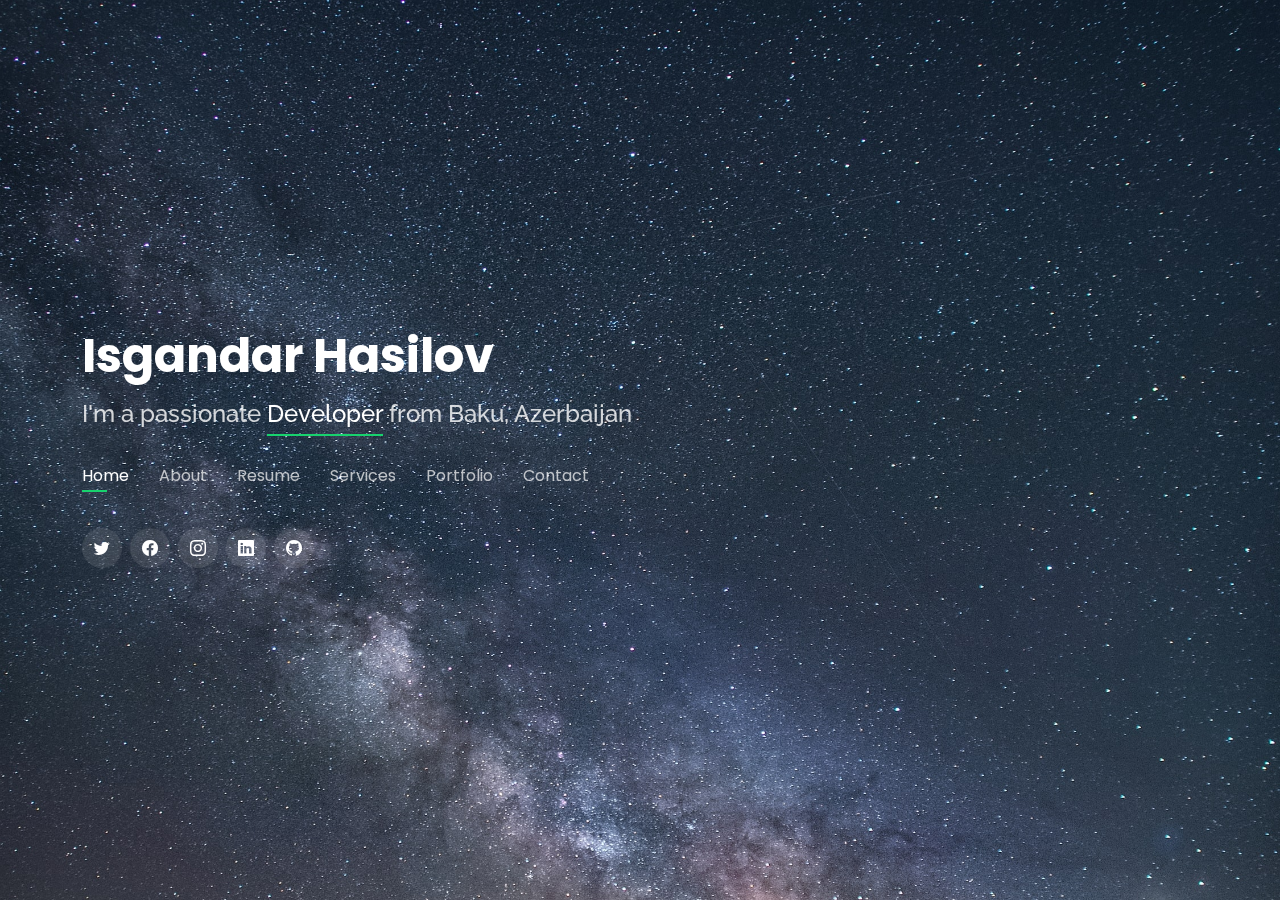
<file: index.html>
<!DOCTYPE html>
<html lang="en">

<head>
  <meta charset="utf-8">
  <meta content="width=device-width, initial-scale=1.0" name="viewport">

  <title>Isgandar Hasilov | Developer</title>
  <meta content="" name="description">
  <meta content="" name="keywords">

  <!-- Favicons -->
  <link href="assets/img/favicon.png" rel="icon">
  <!-- <link href="assets/img/apple-touch-icon.png" rel="apple-touch-icon"> -->

  <!-- Google Fonts -->
  <link href="https://fonts.googleapis.com/css?family=Open+Sans:300,300i,400,400i,600,600i,700,700i|Raleway:300,300i,400,400i,500,500i,600,600i,700,700i|Poppins:300,300i,400,400i,500,500i,600,600i,700,700i" rel="stylesheet">

  <!-- Vendor CSS Files -->
  <link href="assets/vendor/bootstrap/css/bootstrap.min.css" rel="stylesheet">
  <link href="assets/vendor/bootstrap-icons/bootstrap-icons.css" rel="stylesheet">
  <link href="assets/vendor/boxicons/css/boxicons.min.css" rel="stylesheet">
  <link href="assets/vendor/glightbox/css/glightbox.min.css" rel="stylesheet">
  <link href="assets/vendor/remixicon/remixicon.css" rel="stylesheet">
  <link href="assets/vendor/swiper/swiper-bundle.min.css" rel="stylesheet">

  <!-- Template Main CSS File -->
  <link href="assets/css/style.css" rel="stylesheet">

</head>

<body>

  <!-- ======= Header ======= -->
  <header id="header">
    <div class="container">

      <h1><a href="index.html">Isgandar Hasilov</a></h1>
      <!-- Uncomment below if you prefer to use an image logo -->
      <!-- <a href="index.html" class="mr-auto"><img src="assets/img/logo.png" alt="" class="img-fluid"></a> -->
      <h2>I'm a passionate <span>Developer</span> from Baku, Azerbaijan</h2>

      <nav id="navbar" class="navbar">
        <ul>
          <li><a class="nav-link active" href="#header">Home</a></li>
          <li><a class="nav-link" href="#about">About</a></li>
          <li><a class="nav-link" href="#resume">Resume</a></li>
          <li><a class="nav-link" href="#services">Services</a></li>
          <li><a class="nav-link" href="#portfolio">Portfolio</a></li>
          <li><a class="nav-link" href="#contact">Contact</a></li>
        </ul>
        <i class="bi bi-list mobile-nav-toggle"></i>
      </nav><!-- .navbar -->

      <div class="social-links">
        <a href="#" class="twitter"><i class="bi bi-twitter"></i></a>
        <a href="#" class="facebook"><i class="bi bi-facebook"></i></a>
        <a href="#" class="instagram"><i class="bi bi-instagram"></i></a>
        <a href="#" class="linkedin"><i class="bi bi-linkedin"></i></a>
        <a href="#" class="github"><i class="bi bi-github"></i></a>
      </div>

    </div>
  </header><!-- End Header -->

  <!-- ======= About Section ======= -->
  <section id="about" class="about">

    <!-- ======= About Me ======= -->
    <div class="about-me container">

      <div class="section-title">
        <h2>About</h2>
        <p>Learn more about me</p>
      </div>

      <div class="row">
        <div class="col-lg-4" data-aos="fade-right">
          <img src="assets/img/man.jpg" class="img-fluid" alt="">
        </div>
        <div class="col-lg-8 pt-4 pt-lg-0 content" data-aos="fade-left">
          <h3>Developer</h3>
          <p class="fst-italic">
            Lorem ipsum dolor sit amet, consectetur adipiscing elit, sed do eiusmod tempor incididunt ut labore et dolore
            magna aliqua.
          </p>
          <div class="row">
            <div class="col-lg-6">
              <ul>
                <li><i class="bi bi-chevron-right"></i> <strong>Birthday:</strong> <span>1 May 1995</span></li>
                <li><i class="bi bi-chevron-right"></i> <strong>Website:</strong> <span>isgandarhasilov.github.io</span></li>
                <li><i class="bi bi-chevron-right"></i> <strong>Phone:</strong> <span>+994 51 818 05 25</span></li>
                <li><i class="bi bi-chevron-right"></i> <strong>City:</strong> <span>Baku, Azerbaijan</span></li>
              </ul>
            </div>
            <div class="col-lg-6">
              <ul>
                <li><i class="bi bi-chevron-right"></i> <strong>Age:</strong> <span>30</span></li>
                <li><i class="bi bi-chevron-right"></i> <strong>Degree:</strong> <span>Master</span></li>
                <li><i class="bi bi-chevron-right"></i> <strong>PhEmailone:</strong> <span>isgandar.hasilov@yahoo.com</span></li>
                <li><i class="bi bi-chevron-right"></i> <strong>Freelance:</strong> <span>Available</span></li>
              </ul>
            </div>
          </div>
          <p>
            Officiis eligendi itaque labore et dolorum mollitia officiis optio vero. Quisquam sunt adipisci omnis et ut. Nulla accusantium dolor incidunt officia tempore. Et eius omnis.
            Cupiditate ut dicta maxime officiis quidem quia. Sed et consectetur qui quia repellendus itaque neque. Aliquid amet quidem ut quaerat cupiditate. Ab et eum qui repellendus omnis culpa magni laudantium dolores.
          </p>
        </div>
      </div>

    </div><!-- End About Me -->

    <!-- ======= Counts ======= -->
    <div class="counts container">

      <div class="row">

        <div class="col-lg-3 col-md-6">
          <div class="count-box">
            <i class="bi bi-emoji-smile"></i>
            <span data-purecounter-start="0" data-purecounter-end="232" data-purecounter-duration="1" class="purecounter"></span>
            <p>Happy Clients</p>
          </div>
        </div>

        <div class="col-lg-3 col-md-6 mt-5 mt-md-0">
          <div class="count-box">
            <i class="bi bi-journal-richtext"></i>
            <span data-purecounter-start="0" data-purecounter-end="521" data-purecounter-duration="1" class="purecounter"></span>
            <p>Projects</p>
          </div>
        </div>

        <div class="col-lg-3 col-md-6 mt-5 mt-lg-0">
          <div class="count-box">
            <i class="bi bi-headset"></i>
            <span data-purecounter-start="0" data-purecounter-end="1463" data-purecounter-duration="1" class="purecounter"></span>
            <p>Hours Of Support</p>
          </div>
        </div>

        <div class="col-lg-3 col-md-6 mt-5 mt-lg-0">
          <div class="count-box">
            <i class="bi bi-award"></i>
            <span data-purecounter-start="0" data-purecounter-end="24" data-purecounter-duration="1" class="purecounter"></span>
            <p>Awards</p>
          </div>
        </div>

      </div>

    </div><!-- End Counts -->

    <!-- ======= Skills  ======= -->
    <div class="skills container">

      <div class="section-title">
        <h2>Skills</h2>
      </div>

      <div class="row skills-content">

        <div class="col-lg-6">

          <div class="progress">
            <span class="skill">HTML <i class="val">100%</i></span>
            <div class="progress-bar-wrap">
              <div class="progress-bar" role="progressbar" aria-valuenow="100" aria-valuemin="0" aria-valuemax="100"></div>
            </div>
          </div>

          <div class="progress">
            <span class="skill">CSS <i class="val">90%</i></span>
            <div class="progress-bar-wrap">
              <div class="progress-bar" role="progressbar" aria-valuenow="90" aria-valuemin="0" aria-valuemax="100"></div>
            </div>
          </div>

          <div class="progress">
            <span class="skill">JavaScript <i class="val">75%</i></span>
            <div class="progress-bar-wrap">
              <div class="progress-bar" role="progressbar" aria-valuenow="75" aria-valuemin="0" aria-valuemax="100"></div>
            </div>
          </div>

        </div>

        <div class="col-lg-6">

          <div class="progress">
            <span class="skill">PHP <i class="val">80%</i></span>
            <div class="progress-bar-wrap">
              <div class="progress-bar" role="progressbar" aria-valuenow="80" aria-valuemin="0" aria-valuemax="100"></div>
            </div>
          </div>

          <div class="progress">
            <span class="skill">WordPress/CMS <i class="val">90%</i></span>
            <div class="progress-bar-wrap">
              <div class="progress-bar" role="progressbar" aria-valuenow="90" aria-valuemin="0" aria-valuemax="100"></div>
            </div>
          </div>

          <div class="progress">
            <span class="skill">Photoshop <i class="val">55%</i></span>
            <div class="progress-bar-wrap">
              <div class="progress-bar" role="progressbar" aria-valuenow="55" aria-valuemin="0" aria-valuemax="100"></div>
            </div>
          </div>

        </div>

      </div>

    </div><!-- End Skills -->

    <!-- ======= Interests ======= -->
    <div class="interests container">

      <div class="section-title">
        <h2>Interests</h2>
      </div>

      <div class="row">
        <div class="col-lg-3 col-md-4">
          <div class="icon-box">
            <i class="ri-store-line" style="color: #ffbb2c;"></i>
            <h3>Lorem Ipsum</h3>
          </div>
        </div>
        <div class="col-lg-3 col-md-4 mt-4 mt-md-0">
          <div class="icon-box">
            <i class="ri-bar-chart-box-line" style="color: #5578ff;"></i>
            <h3>Dolor Sitema</h3>
          </div>
        </div>
        <div class="col-lg-3 col-md-4 mt-4 mt-md-0">
          <div class="icon-box">
            <i class="ri-calendar-todo-line" style="color: #e80368;"></i>
            <h3>Sed perspiciatis</h3>
          </div>
        </div>
        <div class="col-lg-3 col-md-4 mt-4 mt-lg-0">
          <div class="icon-box">
            <i class="ri-paint-brush-line" style="color: #e361ff;"></i>
            <h3>Magni Dolores</h3>
          </div>
        </div>
        <div class="col-lg-3 col-md-4 mt-4">
          <div class="icon-box">
            <i class="ri-database-2-line" style="color: #47aeff;"></i>
            <h3>Nemo Enim</h3>
          </div>
        </div>
        <div class="col-lg-3 col-md-4 mt-4">
          <div class="icon-box">
            <i class="ri-gradienter-line" style="color: #ffa76e;"></i>
            <h3>Eiusmod Tempor</h3>
          </div>
        </div>
        <div class="col-lg-3 col-md-4 mt-4">
          <div class="icon-box">
            <i class="ri-file-list-3-line" style="color: #11dbcf;"></i>
            <h3>Midela Teren</h3>
          </div>
        </div>
        <div class="col-lg-3 col-md-4 mt-4">
          <div class="icon-box">
            <i class="ri-price-tag-2-line" style="color: #4233ff;"></i>
            <h3>Pira Neve</h3>
          </div>
        </div>
        <div class="col-lg-3 col-md-4 mt-4">
          <div class="icon-box">
            <i class="ri-anchor-line" style="color: #b2904f;"></i>
            <h3>Dirada Pack</h3>
          </div>
        </div>
        <div class="col-lg-3 col-md-4 mt-4">
          <div class="icon-box">
            <i class="ri-disc-line" style="color: #b20969;"></i>
            <h3>Moton Ideal</h3>
          </div>
        </div>
        <div class="col-lg-3 col-md-4 mt-4">
          <div class="icon-box">
            <i class="ri-base-station-line" style="color: #ff5828;"></i>
            <h3>Verdo Park</h3>
          </div>
        </div>
        <div class="col-lg-3 col-md-4 mt-4">
          <div class="icon-box">
            <i class="ri-fingerprint-line" style="color: #29cc61;"></i>
            <h3>Flavor Nivelanda</h3>
          </div>
        </div>
      </div>

    </div><!-- End Interests -->

    <!-- ======= Testimonials ======= -->
    <div class="testimonials container">

      <div class="section-title">
        <h2>Testimonials</h2>
      </div>

      <div class="testimonials-slider swiper" data-aos="fade-up" data-aos-delay="100">
        <div class="swiper-wrapper">

          <div class="swiper-slide">
            <div class="testimonial-item">
              <p>
                <i class="bx bxs-quote-alt-left quote-icon-left"></i>
                Proin iaculis purus consequat sem cure digni ssim donec porttitora entum suscipit rhoncus. Accusantium quam, ultricies eget id, aliquam eget nibh et. Maecen aliquam, risus at semper.
                <i class="bx bxs-quote-alt-right quote-icon-right"></i>
              </p>
              <img src="assets/img/testimonials/testimonials-1.jpg" class="testimonial-img" alt="">
              <h3>Saul Goodman</h3>
              <h4>Ceo &amp; Founder</h4>
            </div>
          </div><!-- End testimonial item -->

          <div class="swiper-slide">
            <div class="testimonial-item">
              <p>
                <i class="bx bxs-quote-alt-left quote-icon-left"></i>
                Export tempor illum tamen malis malis eram quae irure esse labore quem cillum quid cillum eram malis quorum velit fore eram velit sunt aliqua noster fugiat irure amet legam anim culpa.
                <i class="bx bxs-quote-alt-right quote-icon-right"></i>
              </p>
              <img src="assets/img/testimonials/testimonials-2.jpg" class="testimonial-img" alt="">
              <h3>Sara Wilsson</h3>
              <h4>Designer</h4>
            </div>
          </div><!-- End testimonial item -->

          <div class="swiper-slide">
            <div class="testimonial-item">
              <p>
                <i class="bx bxs-quote-alt-left quote-icon-left"></i>
                Enim nisi quem export duis labore cillum quae magna enim sint quorum nulla quem veniam duis minim tempor labore quem eram duis noster aute amet eram fore quis sint minim.
                <i class="bx bxs-quote-alt-right quote-icon-right"></i>
              </p>
              <img src="assets/img/testimonials/testimonials-3.jpg" class="testimonial-img" alt="">
              <h3>Jena Karlis</h3>
              <h4>Store Owner</h4>
            </div>
          </div><!-- End testimonial item -->

          <div class="swiper-slide">
            <div class="testimonial-item">
              <p>
                <i class="bx bxs-quote-alt-left quote-icon-left"></i>
                Fugiat enim eram quae cillum dolore dolor amet nulla culpa multos export minim fugiat minim velit minim dolor enim duis veniam ipsum anim magna sunt elit fore quem dolore labore illum veniam.
                <i class="bx bxs-quote-alt-right quote-icon-right"></i>
              </p>
              <img src="assets/img/testimonials/testimonials-4.jpg" class="testimonial-img" alt="">
              <h3>Matt Brandon</h3>
              <h4>Freelancer</h4>
            </div>
          </div><!-- End testimonial item -->

          <div class="swiper-slide">
            <div class="testimonial-item">
              <p>
                <i class="bx bxs-quote-alt-left quote-icon-left"></i>
                Quis quorum aliqua sint quem legam fore sunt eram irure aliqua veniam tempor noster veniam enim culpa labore duis sunt culpa nulla illum cillum fugiat legam esse veniam culpa fore nisi cillum quid.
                <i class="bx bxs-quote-alt-right quote-icon-right"></i>
              </p>
              <img src="assets/img/testimonials/testimonials-5.jpg" class="testimonial-img" alt="">
              <h3>John Larson</h3>
              <h4>Entrepreneur</h4>
            </div>
          </div><!-- End testimonial item -->

        </div>
        <div class="swiper-pagination"></div>
      </div>

      <div class="owl-carousel testimonials-carousel">

      </div>

    </div><!-- End Testimonials  -->

  </section><!-- End About Section -->

  <!-- ======= Resume Section ======= -->
  <section id="resume" class="resume">
    <div class="container">

      <div class="section-title">
        <h2>Resume</h2>
        <p>Check My Resume</p>
      </div>

      <div class="row">
        <div class="col-lg-6">
          <h3 class="resume-title">Sumary</h3>
          <div class="resume-item pb-0">
            <h4>Alice Barkley</h4>
            <p><em>Innovative and deadline-driven Graphic Designer with 3+ years of experience designing and developing user-centered digital/print marketing material from initial concept to final, polished deliverable.</em></p>
            <p>
            <ul>
              <li>Portland par 127,Orlando, FL</li>
              <li>(123) 456-7891</li>
              <li>alice.barkley@example.com</li>
            </ul>
            </p>
          </div>

          <h3 class="resume-title">Education</h3>
          <div class="resume-item">
            <h4>Master of Fine Arts &amp; Graphic Design</h4>
            <h5>2015 - 2016</h5>
            <p><em>Rochester Institute of Technology, Rochester, NY</em></p>
            <p>Qui deserunt veniam. Et sed aliquam labore tempore sed quisquam iusto autem sit. Ea vero voluptatum qui ut dignissimos deleniti nerada porti sand markend</p>
          </div>
          <div class="resume-item">
            <h4>Bachelor of Fine Arts &amp; Graphic Design</h4>
            <h5>2010 - 2014</h5>
            <p><em>Rochester Institute of Technology, Rochester, NY</em></p>
            <p>Quia nobis sequi est occaecati aut. Repudiandae et iusto quae reiciendis et quis Eius vel ratione eius unde vitae rerum voluptates asperiores voluptatem Earum molestiae consequatur neque etlon sader mart dila</p>
          </div>
        </div>
        <div class="col-lg-6">
          <h3 class="resume-title">Professional Experience</h3>
          <div class="resume-item">
            <h4>Senior graphic design specialist</h4>
            <h5>2019 - Present</h5>
            <p><em>Experion, New York, NY </em></p>
            <p>
            <ul>
              <li>Lead in the design, development, and implementation of the graphic, layout, and production communication materials</li>
              <li>Delegate tasks to the 7 members of the design team and provide counsel on all aspects of the project. </li>
              <li>Supervise the assessment of all graphic materials in order to ensure quality and accuracy of the design</li>
              <li>Oversee the efficient use of production project budgets ranging from $2,000 - $25,000</li>
            </ul>
            </p>
          </div>
          <div class="resume-item">
            <h4>Graphic design specialist</h4>
            <h5>2017 - 2018</h5>
            <p><em>Stepping Stone Advertising, New York, NY</em></p>
            <p>
            <ul>
              <li>Developed numerous marketing programs (logos, brochures,infographics, presentations, and advertisements).</li>
              <li>Managed up to 5 projects or tasks at a given time while under pressure</li>
              <li>Recommended and consulted with clients on the most appropriate graphic design</li>
              <li>Created 4+ design presentations and proposals a month for clients and account managers</li>
            </ul>
            </p>
          </div>
        </div>
      </div>

    </div>
  </section><!-- End Resume Section -->

  <!-- ======= Services Section ======= -->
  <section id="services" class="services">
    <div class="container">

      <div class="section-title">
        <h2>Services</h2>
        <p>My Services</p>
      </div>

      <div class="row">
        <div class="col-lg-4 col-md-6 d-flex align-items-stretch">
          <div class="icon-box">
            <div class="icon"><i class="bx bxl-dribbble"></i></div>
            <h4><a href="">Lorem Ipsum</a></h4>
            <p>Voluptatum deleniti atque corrupti quos dolores et quas molestias excepturi</p>
          </div>
        </div>

        <div class="col-lg-4 col-md-6 d-flex align-items-stretch mt-4 mt-md-0">
          <div class="icon-box">
            <div class="icon"><i class="bx bx-file"></i></div>
            <h4><a href="">Sed ut perspiciatis</a></h4>
            <p>Duis aute irure dolor in reprehenderit in voluptate velit esse cillum dolore</p>
          </div>
        </div>

        <div class="col-lg-4 col-md-6 d-flex align-items-stretch mt-4 mt-lg-0">
          <div class="icon-box">
            <div class="icon"><i class="bx bx-tachometer"></i></div>
            <h4><a href="">Magni Dolores</a></h4>
            <p>Excepteur sint occaecat cupidatat non proident, sunt in culpa qui officia</p>
          </div>
        </div>

        <div class="col-lg-4 col-md-6 d-flex align-items-stretch mt-4">
          <div class="icon-box">
            <div class="icon"><i class="bx bx-world"></i></div>
            <h4><a href="">Nemo Enim</a></h4>
            <p>At vero eos et accusamus et iusto odio dignissimos ducimus qui blanditiis</p>
          </div>
        </div>

        <div class="col-lg-4 col-md-6 d-flex align-items-stretch mt-4">
          <div class="icon-box">
            <div class="icon"><i class="bx bx-slideshow"></i></div>
            <h4><a href="">Dele cardo</a></h4>
            <p>Quis consequatur saepe eligendi voluptatem consequatur dolor consequuntur</p>
          </div>
        </div>

        <div class="col-lg-4 col-md-6 d-flex align-items-stretch mt-4">
          <div class="icon-box">
            <div class="icon"><i class="bx bx-arch"></i></div>
            <h4><a href="">Divera don</a></h4>
            <p>Modi nostrum vel laborum. Porro fugit error sit minus sapiente sit aspernatur</p>
          </div>
        </div>

      </div>

    </div>
  </section><!-- End Services Section -->

  <!-- ======= Portfolio Section ======= -->
  <section id="portfolio" class="portfolio">
    <div class="container">

      <div class="section-title">
        <h2>Portfolio</h2>
        <p>My Works</p>
      </div>

      <div class="row">
        <div class="col-lg-12 d-flex justify-content-center">
          <ul id="portfolio-flters">
            <li data-filter="*" class="filter-active">All</li>
            <li data-filter=".filter-app">App</li>
            <li data-filter=".filter-card">Card</li>
            <li data-filter=".filter-web">Web</li>
          </ul>
        </div>
      </div>

      <div class="row portfolio-container">

        <div class="col-lg-4 col-md-6 portfolio-item filter-app">
          <div class="portfolio-wrap">
            <img src="assets/img/portfolio/portfolio-1.jpg" class="img-fluid" alt="">
            <div class="portfolio-info">
              <h4>App 1</h4>
              <p>App</p>
              <div class="portfolio-links">
                <a href="assets/img/portfolio/portfolio-1.jpg" data-gallery="portfolioGallery" class="portfolio-lightbox" title="App 1"><i class="bx bx-plus"></i></a>
                <a href="portfolio-details.html" data-gallery="portfolioDetailsGallery" data-glightbox="type: external" class="portfolio-details-lightbox" title="Portfolio Details"><i class="bx bx-link"></i></a>
              </div>
            </div>
          </div>
        </div>

        <div class="col-lg-4 col-md-6 portfolio-item filter-web">
          <div class="portfolio-wrap">
            <img src="assets/img/portfolio/portfolio-2.jpg" class="img-fluid" alt="">
            <div class="portfolio-info">
              <h4>Web 3</h4>
              <p>Web</p>
              <div class="portfolio-links">
                <a href="assets/img/portfolio/portfolio-2.jpg" data-gallery="portfolioGallery" class="portfolio-lightbox" title="Web 3"><i class="bx bx-plus"></i></a>
                <a href="portfolio-details.html" data-gallery="portfolioDetailsGallery" data-glightbox="type: external" class="portfolio-details-lightbox" title="Portfolio Details"><i class="bx bx-link"></i></a>
              </div>
            </div>
          </div>
        </div>

        <div class="col-lg-4 col-md-6 portfolio-item filter-app">
          <div class="portfolio-wrap">
            <img src="assets/img/portfolio/portfolio-3.jpg" class="img-fluid" alt="">
            <div class="portfolio-info">
              <h4>App 2</h4>
              <p>App</p>
              <div class="portfolio-links">
                <a href="assets/img/portfolio/portfolio-3.jpg" data-gallery="portfolioGallery" class="portfolio-lightbox" title="App 2"><i class="bx bx-plus"></i></a>
                <a href="portfolio-details.html" data-gallery="portfolioDetailsGallery" data-glightbox="type: external" class="portfolio-details-lightbox" title="Portfolio Details"><i class="bx bx-link"></i></a>
              </div>
            </div>
          </div>
        </div>

        <div class="col-lg-4 col-md-6 portfolio-item filter-card">
          <div class="portfolio-wrap">
            <img src="assets/img/portfolio/portfolio-4.jpg" class="img-fluid" alt="">
            <div class="portfolio-info">
              <h4>Card 2</h4>
              <p>Card</p>
              <div class="portfolio-links">
                <a href="assets/img/portfolio/portfolio-4.jpg" data-gallery="portfolioGallery" class="portfolio-lightbox" title="Card 2"><i class="bx bx-plus"></i></a>
                <a href="portfolio-details.html" data-gallery="portfolioDetailsGallery" data-glightbox="type: external" class="portfolio-details-lightbox" title="Portfolio Details"><i class="bx bx-link"></i></a>
              </div>
            </div>
          </div>
        </div>

        <div class="col-lg-4 col-md-6 portfolio-item filter-web">
          <div class="portfolio-wrap">
            <img src="assets/img/portfolio/portfolio-5.jpg" class="img-fluid" alt="">
            <div class="portfolio-info">
              <h4>Web 2</h4>
              <p>Web</p>
              <div class="portfolio-links">
                <a href="assets/img/portfolio/portfolio-5.jpg" data-gallery="portfolioGallery" class="portfolio-lightbox" title="Web 2"><i class="bx bx-plus"></i></a>
                <a href="portfolio-details.html" data-gallery="portfolioDetailsGallery" data-glightbox="type: external" class="portfolio-details-lightbox" title="Portfolio Details"><i class="bx bx-link"></i></a>
              </div>
            </div>
          </div>
        </div>

        <div class="col-lg-4 col-md-6 portfolio-item filter-app">
          <div class="portfolio-wrap">
            <img src="assets/img/portfolio/portfolio-6.jpg" class="img-fluid" alt="">
            <div class="portfolio-info">
              <h4>App 3</h4>
              <p>App</p>
              <div class="portfolio-links">
                <a href="assets/img/portfolio/portfolio-6.jpg" data-gallery="portfolioGallery" class="portfolio-lightbox" title="App 3"><i class="bx bx-plus"></i></a>
                <a href="portfolio-details.html" data-gallery="portfolioDetailsGallery" data-glightbox="type: external" class="portfolio-details-lightbox" title="Portfolio Details"><i class="bx bx-link"></i></a>
              </div>
            </div>
          </div>
        </div>

        <div class="col-lg-4 col-md-6 portfolio-item filter-card">
          <div class="portfolio-wrap">
            <img src="assets/img/portfolio/portfolio-7.jpg" class="img-fluid" alt="">
            <div class="portfolio-info">
              <h4>Card 1</h4>
              <p>Card</p>
              <div class="portfolio-links">
                <a href="assets/img/portfolio/portfolio-7.jpg" data-gallery="portfolioGallery" class="portfolio-lightbox" title="Card 1"><i class="bx bx-plus"></i></a>
                <a href="portfolio-details.html" data-gallery="portfolioDetailsGallery" data-glightbox="type: external" class="portfolio-details-lightbox" title="Portfolio Details"><i class="bx bx-link"></i></a>
              </div>
            </div>
          </div>
        </div>

        <div class="col-lg-4 col-md-6 portfolio-item filter-card">
          <div class="portfolio-wrap">
            <img src="assets/img/portfolio/portfolio-8.jpg" class="img-fluid" alt="">
            <div class="portfolio-info">
              <h4>Card 3</h4>
              <p>Card</p>
              <div class="portfolio-links">
                <a href="assets/img/portfolio/portfolio-8.jpg" data-gallery="portfolioGallery" class="portfolio-lightbox" title="Card 3"><i class="bx bx-plus"></i></a>
                <a href="portfolio-details.html" data-gallery="portfolioDetailsGallery" data-glightbox="type: external" class="portfolio-details-lightbox" title="Portfolio Details"><i class="bx bx-link"></i></a>
              </div>
            </div>
          </div>
        </div>

        <div class="col-lg-4 col-md-6 portfolio-item filter-web">
          <div class="portfolio-wrap">
            <img src="assets/img/portfolio/portfolio-9.jpg" class="img-fluid" alt="">
            <div class="portfolio-info">
              <h4>Web 3</h4>
              <p>Web</p>
              <div class="portfolio-links">
                <a href="assets/img/portfolio/portfolio-9.jpg" data-gallery="portfolioGallery" class="portfolio-lightbox" title="Web 3"><i class="bx bx-plus"></i></a>
                <a href="portfolio-details.html" data-gallery="portfolioDetailsGallery" data-glightbox="type: external" class="portfolio-details-lightbox" title="Portfolio Details"><i class="bx bx-link"></i></a>
              </div>
            </div>
          </div>
        </div>

      </div>

    </div>
  </section><!-- End Portfolio Section -->

  <!-- ======= Contact Section ======= -->
  <section id="contact" class="contact">
    <div class="container">

      <div class="section-title">
        <h2>Contact</h2>
        <p>Contact Me</p>
      </div>

      <div class="row mt-2">

        <div class="col-md-6 d-flex align-items-stretch">
          <div class="info-box">
            <i class="bx bx-map"></i>
            <h3>My Address</h3>
            <p>Baku, Azerbaijan</p>
          </div>
        </div>

        <div class="col-md-6 mt-4 mt-md-0 d-flex align-items-stretch">
          <div class="info-box">
            <i class="bx bx-share-alt"></i>
            <h3>Social Profiles</h3>
            <div class="social-links">
              <a href="#" class="twitter"><i class="bi bi-twitter"></i></a>
              <a href="#" class="facebook"><i class="bi bi-facebook"></i></a>
              <a href="#" class="instagram"><i class="bi bi-instagram"></i></a>
              <a href="#" class="google-plus"><i class="bi bi-skype"></i></a>
              <a href="#" class="linkedin"><i class="bi bi-linkedin"></i></a>
              <a href="#" class="github"><i class="bi bi-github"></i></a>
            </div>
          </div>
        </div>

        <div class="col-md-6 mt-4 d-flex align-items-stretch">
          <div class="info-box">
            <i class="bx bx-envelope"></i>
            <h3>Email Me</h3>
            <p>isgandar.hasilov@yahoo.com</p>
          </div>
        </div>
        <div class="col-md-6 mt-4 d-flex align-items-stretch">
          <div class="info-box">
            <i class="bx bx-phone-call"></i>
            <h3>Call Me</h3>
            <p>+994 51 818 05 25</p>
          </div>
        </div>
      </div>

      <form action="forms/contact.php" method="post" role="form" class="php-email-form mt-4">
        <div class="row">
          <div class="col-md-6 form-group">
            <input type="text" name="name" class="form-control" id="name" placeholder="Your Name" required>
          </div>
          <div class="col-md-6 form-group mt-3 mt-md-0">
            <input type="email" class="form-control" name="email" id="email" placeholder="Your Email" required>
          </div>
        </div>
        <div class="form-group mt-3">
          <input type="text" class="form-control" name="subject" id="subject" placeholder="Subject" required>
        </div>
        <div class="form-group mt-3">
          <textarea class="form-control" name="message" rows="5" placeholder="Message" required></textarea>
        </div>
        <div class="my-3">
          <div class="loading">Loading</div>
          <div class="error-message"></div>
          <div class="sent-message">Your message has been sent. Thank you!</div>
        </div>
        <div class="text-center"><button type="submit">Send Message</button></div>
      </form>

    </div>
  </section><!-- End Contact Section -->

  <!-- Vendor JS Files -->
  <script src="assets/vendor/purecounter/purecounter.js"></script>
  <script src="assets/vendor/bootstrap/js/bootstrap.bundle.min.js"></script>
  <script src="assets/vendor/glightbox/js/glightbox.min.js"></script>
  <script src="assets/vendor/isotope-layout/isotope.pkgd.min.js"></script>
  <script src="assets/vendor/swiper/swiper-bundle.min.js"></script>
  <script src="assets/vendor/waypoints/noframework.waypoints.js"></script>
  <script src="assets/vendor/php-email-form/validate.js"></script>

  <!-- Template Main JS File -->
  <script src="assets/js/main.js"></script>

</body>

</html>
</file>
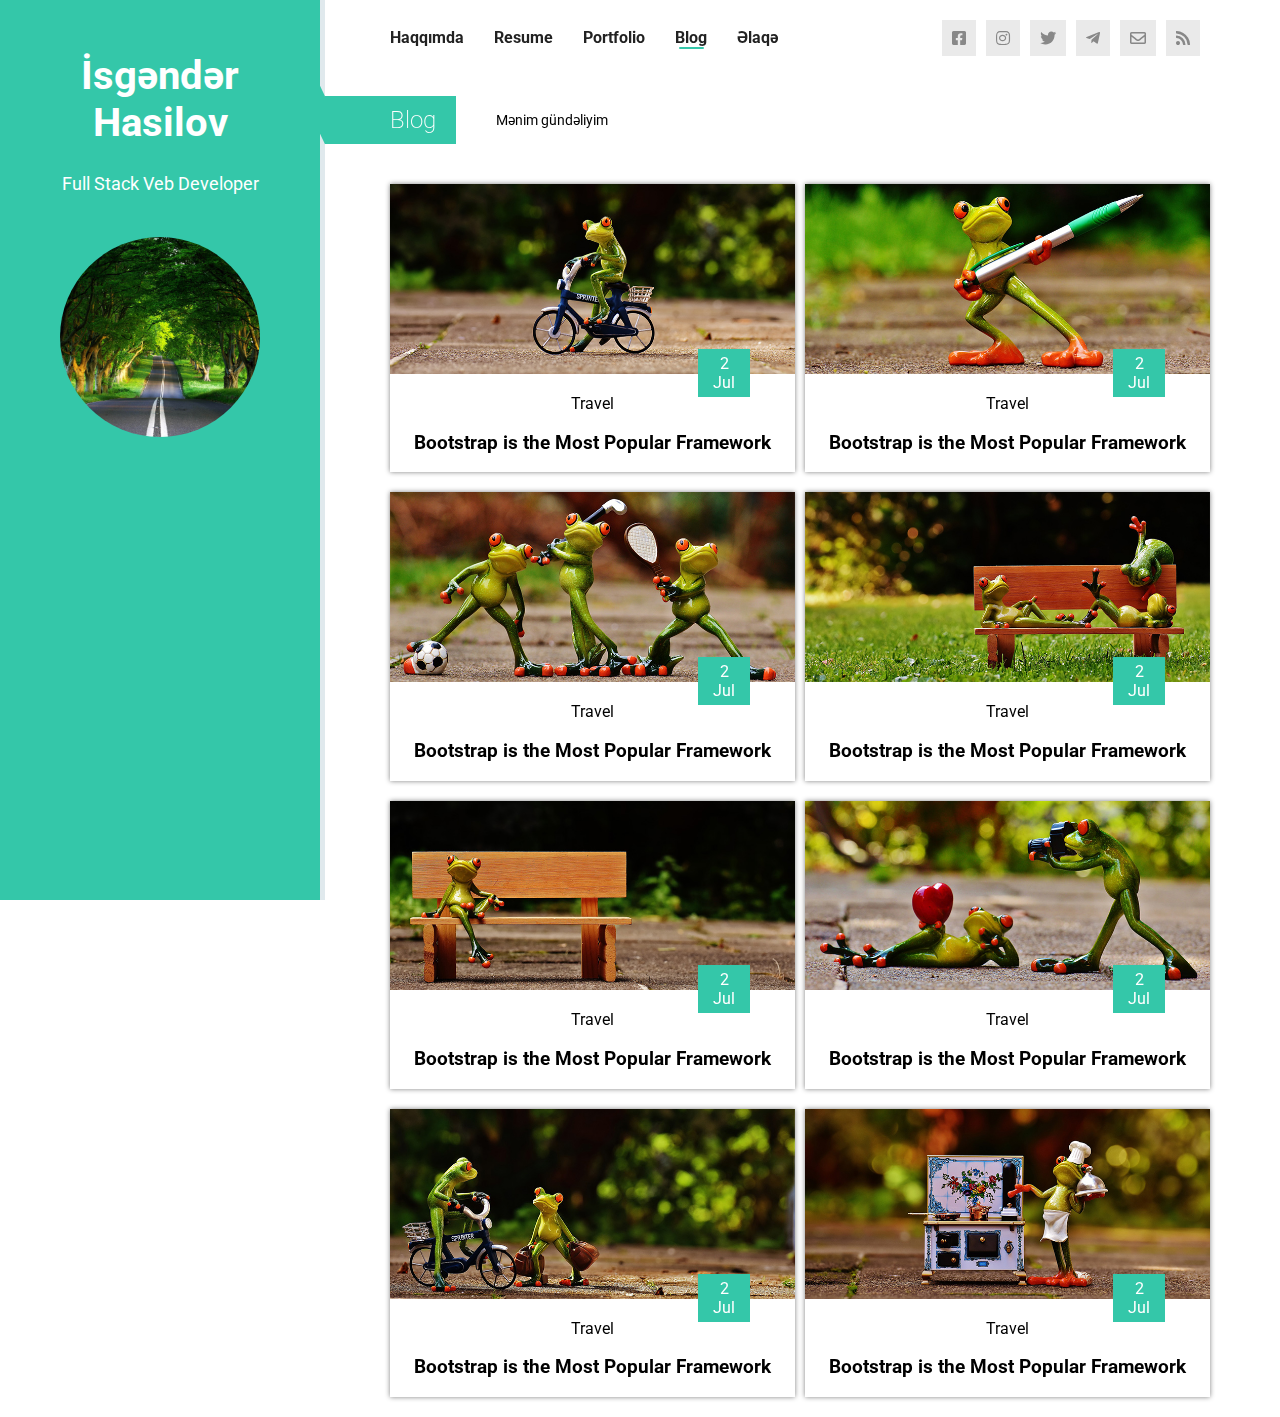
<file: blog.html>
<!DOCTYPE html>
<html lang="en">

<head>
    <meta charset="UTF-8">
    <meta http-equiv="X-UA-Compatible" content="IE=edge">
    <meta name="viewport" content="width=device-width, initial-scale=1.0">
    <link rel="stylesheet" href="https://cdnjs.cloudflare.com/ajax/libs/font-awesome/5.15.2/css/all.min.css">
    <!-- <link rel="preconnect" href="https://fonts.gstatic.com"> -->
    <!-- <link href="https://fonts.googleapis.com/css2?family=Open+Sans:wght@300;400&family=PT+Sans:ital,wght@0,400;0,700;1,400&display=swap" rel="stylesheet"> -->
    <link rel="preconnect" href="https://fonts.gstatic.com">
    <link href="https://fonts.googleapis.com/css2?family=Roboto:wght@300;400&display=swap" rel="stylesheet">
    <link rel="stylesheet" href="https://cdnjs.cloudflare.com/ajax/libs/animate.css/4.1.1/animate.min.css">
    <link rel="stylesheet" href="style.css">
    <link rel="stylesheet" href="layout.css">
    <title>Blog</title>
</head>

<body>
    <section id="page">
        <div id="page-content">
            <div id="header-content" class="animate__animated animate__backInLeft">
                <div class="header">
                    <div class="header-text">
                        <h1>İsgəndər Hasilov</h1>
                        <p>Full Stack Veb Developer</p>
                    </div>
                    <div class="header-img">
                        <div class="img">
                            <img src="nature.jpg" alt="profile_pic">
                        </div>
                    </div>
                </div>
            </div>
            <div id="main-content" class="animate__animated animate__backInRight">
                <!-- main content -->
                <section id="main_content">
                    <!-- nb (navbar) container -->
                    <div id="nb_container">
                        <div class="nb">
                            <ul>
                                <li><a href="index.html">Haqqımda</a></li>
                                <li><a href="resume.html">Resume</a></li>
                                <li><a href="portfolio.html">Portfolio</a></li>
                                <li><a href="blog.html">Blog</a>
                                    <hr>
                                </li>
                                <li><a href="contact.html">Əlaqə</a></li>
                            </ul>
                        </div>
                        <div class="social_icon">
                            <ul>
                                <a href="#"><i class="fab fa-facebook-square"></i></a>
                                <a href="#"><i class="fab fa-instagram"></i></a>
                                <a href="#"><i class="fab fa-twitter"></i></a>
                                <a href="#"><i class="fab fa-telegram-plane"></i></a>
                                <a href="#"><i class="far fa-envelope"></i></a>
                                <a href="#"><i class="fas fa-rss"></i></a>
                            </ul>
                        </div>
                    </div>
                    <!-- section-title start -->
                    <div id="st_container">
                        <div class="st-content">
                            <h2>Blog</h2>
                            <span>Mənim gündəliyim</span>
                        </div>
                    </div>
                    <!-- section-title end -->
                    <!-- blog posts start -->
                    <section id="blog_posts">
                        <div class="blog-post-container">
                            <div class="row">
                                <div class="col-6 blog-post-shadow">
                                    <div class="blog-post-img">
                                        <img src="blog_post_1.jpg" alt="" class="blog-post-img-overlay">
                                    </div>
                                    <div class="blog-post-header">
                                        <div>
                                            <p>Travel</p>
                                            <a href="#" class="decoration-none">
                                                <h3>Bootstrap is the Most Popular Framework</h3>
                                            </a>
                                        </div>
                                        <div class="blog-post-date">
                                            <span>2</span>
                                            <span>Jul</span>
                                        </div>
                                    </div>
                                </div>
                                <div class="col-6 blog-post-shadow ml-10">
                                    <div class="blog-post-img"><img src="blog_post_2.jpg" alt=""></div>
                                    <div class="blog-post-header">
                                        <p>Travel</p>
                                        <a href="#" class="decoration-none">
                                            <h3>Bootstrap is the Most Popular Framework</h3>
                                        </a>
                                        <div class="blog-post-date">
                                            <span>2</span>
                                            <span>Jul</span>
                                        </div>
                                    </div>
                                </div>
                            </div>
                            <div class="row mt-20">
                                <div class="col-6 blog-post-shadow">
                                    <div class="blog-post-img"><img src="blog_post_3.jpg" alt=""></div>
                                    <div class="blog-post-header">
                                        <p>Travel</p>
                                        <a href="#" class="decoration-none">
                                            <h3>Bootstrap is the Most Popular Framework</h3>
                                        </a>
                                        <div class="blog-post-date">
                                            <span>2</span>
                                            <span>Jul</span>
                                        </div>
                                    </div>
                                </div>
                                <div class="col-6 blog-post-shadow ml-10">
                                    <div class="blog-post-img"><img src="blog_post_4.jpg" alt=""></div>
                                    <div class="blog-post-header">
                                        <p>Travel</p>
                                        <a href="#" class="decoration-none">
                                            <h3>Bootstrap is the Most Popular Framework</h3>
                                        </a>
                                        <div class="blog-post-date">
                                            <span>2</span>
                                            <span>Jul</span>
                                        </div>
                                    </div>
                                </div>
                            </div>
                            <div class="row mt-20">
                                <div class="col-6 blog-post-shadow">
                                    <div class="blog-post-img"><img src="blog_post_5.jpg" alt=""></div>
                                    <div class="blog-post-header">
                                        <p>Travel</p>
                                        <a href="#" class="decoration-none">
                                            <h3>Bootstrap is the Most Popular Framework</h3>
                                        </a>
                                        <div class="blog-post-date">
                                            <span>2</span>
                                            <span>Jul</span>
                                        </div>
                                    </div>
                                </div>
                                <div class="col-6 blog-post-shadow ml-10">
                                    <div class="blog-post-img"><img src="blog_post_6.jpg" alt=""></div>
                                    <div class="blog-post-header">
                                        <p>Travel</p>
                                        <a href="#" class="decoration-none">
                                            <h3>Bootstrap is the Most Popular Framework</h3>
                                        </a>
                                        <div class="blog-post-date">
                                            <span>2</span>
                                            <span>Jul</span>
                                        </div>
                                    </div>
                                </div>
                            </div>
                            <div class="row mt-20">
                                <div class="col-6 blog-post-shadow">
                                    <div class="blog-post-img"><img src="blog_post_7.jpg" alt=""></div>
                                    <div class="blog-post-header">
                                        <p>Travel</p>
                                        <a href="#" class="decoration-none">
                                            <h3>Bootstrap is the Most Popular Framework</h3>
                                        </a>
                                        <div class="blog-post-date">
                                            <span>2</span>
                                            <span>Jul</span>
                                        </div>
                                    </div>
                                </div>
                                <div class="col-6 blog-post-shadow ml-10">
                                    <div class="blog-post-img">
                                        <img src="blog_post_8.jpg" alt="">
                                    </div>
                                    <div class="blog-post-header">
                                        <p>Travel</p>
                                        <a href="#" class="decoration-none">
                                            <h3>Bootstrap is the Most Popular Framework</h3>
                                        </a>
                                        <div class="blog-post-date">
                                            <span>2</span>
                                            <span>Jul</span>
                                        </div>
                                    </div>
                                </div>
                            </div>
                        </div>
                    </section>
                    <!-- blog posts end -->
                </section>
                <!-- main content end -->
            </div>
        </div>
    </section>
</body>

</html>
</file>
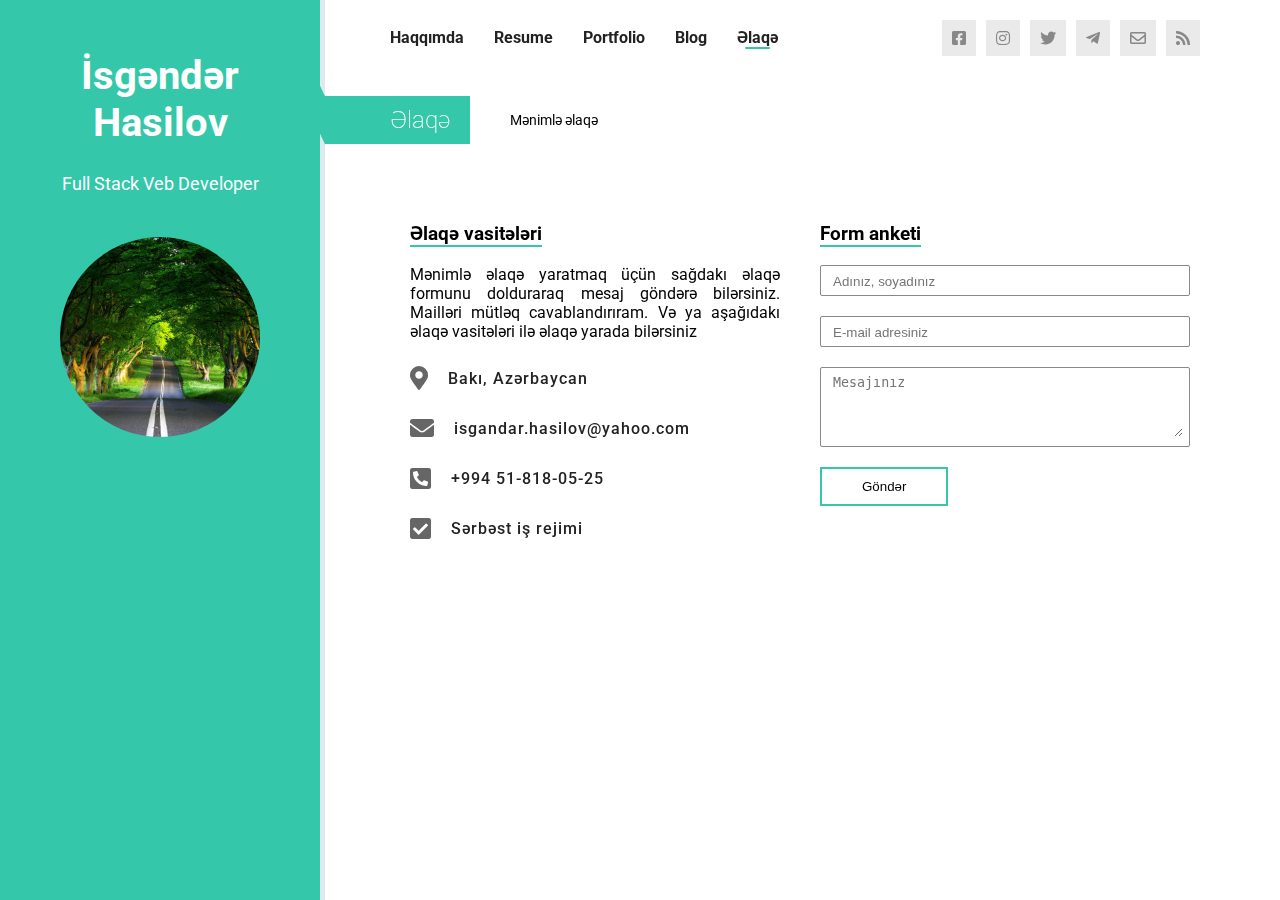
<file: contact.html>
<!DOCTYPE html>
<html lang="en">

<head>
    <meta charset="UTF-8">
    <meta http-equiv="X-UA-Compatible" content="IE=edge">
    <meta name="viewport" content="width=device-width, initial-scale=1.0">
    <link rel="stylesheet" href="https://cdnjs.cloudflare.com/ajax/libs/font-awesome/5.15.2/css/all.min.css">
    <!-- <link rel="preconnect" href="https://fonts.gstatic.com"> -->
    <!-- <link href="https://fonts.googleapis.com/css2?family=Open+Sans:wght@300;400&family=PT+Sans:ital,wght@0,400;0,700;1,400&display=swap" rel="stylesheet"> -->
    <link rel="preconnect" href="https://fonts.gstatic.com">
    <link href="https://fonts.googleapis.com/css2?family=Roboto:wght@300;400&display=swap" rel="stylesheet">
    <link rel="stylesheet" href="https://cdnjs.cloudflare.com/ajax/libs/animate.css/4.1.1/animate.min.css">
    <link rel="stylesheet" href="style.css">
    <link rel="stylesheet" href="layout.css">
    <title>Contact</title>
</head>

<body>
    <section id="page">
        <div id="page-content">
            <div id="header-content" class="animate__animated animate__backInLeft">
                <div class="header">
                    <div class="header-text">
                        <h1>İsgəndər Hasilov</h1>
                        <p>Full Stack Veb Developer</p>
                    </div>
                    <div class="header-img">
                        <div class="img">
                            <img src="nature.jpg" alt="profile_pic">
                        </div>
                    </div>
                </div>
            </div>
            <div id="main-content" class="animate__animated animate__backInRight">
                <!-- main content -->
                <section id="main_content">
                    <!-- nb (navbar) container -->
                    <div id="nb_container">
                        <div class="nb">
                            <ul>
                                <li><a href="index.html">Haqqımda</a></li>
                                <li><a href="resume.html">Resume</a></li>
                                <li><a href="portfolio.html">Portfolio</a></li>
                                <li><a href="blog.html">Blog</a></li>
                                <li><a href="contact.html">Əlaqə</a>
                                    <hr>
                                </li>
                            </ul>
                        </div>
                        <div class="social_icon">
                            <ul>
                                <a href="#"><i class="fab fa-facebook-square"></i></a>
                                <a href="#"><i class="fab fa-instagram"></i></a>
                                <a href="#"><i class="fab fa-twitter"></i></a>
                                <a href="#"><i class="fab fa-telegram-plane"></i></a>
                                <a href="#"><i class="far fa-envelope"></i></a>
                                <a href="#"><i class="fas fa-rss"></i></a>
                            </ul>
                        </div>
                    </div>
                    <!-- section-title start -->
                    <div id="st_container">
                        <div class="st-content">
                            <h2>Əlaqə</h2>
                            <span>Mənimlə əlaqə</span>
                        </div>
                    </div>
                    <!-- section-title end -->
                    <!-- contact section start -->
                    <section id="contact">
                        <div class="row contact-header">
                            <div class="col-6 get-in-touch">
                                <div class="row">
                                    <h3>Əlaqə vasitələri</h3>
                                </div>
                                <div>
                                    <p>Mənimlə əlaqə yaratmaq üçün sağdakı əlaqə formunu dolduraraq mesaj göndərə bilərsiniz. Mailləri mütləq cavablandırıram. Və ya aşağıdakı əlaqə vasitələri ilə əlaqə yarada bilərsiniz</p>
                                </div>
                                <div class="d-flex ai-center m-0 p-0 mt-5">
                                    <h5 class="contact-icons m-0"><i class="fas fa-map-marker-alt"></i></h5>
                                    <h5 class="contact-icons-descp m-0">Bakı, Azərbaycan</h5>
                                </div>
                                <div class="d-flex ai-center m-0 p-0 mt-5">
                                    <h5 class="contact-icons m-0"><i class="fas fa-envelope"></i></h5>
                                    <h5 class="contact-icons-descp m-0">isgandar.hasilov@yahoo.com</h5>
                                </div>
                                <div class="d-flex ai-center m-0 p-0 mt-5">
                                    <h5 class="contact-icons m-0"><i class="fas fa-phone-square-alt"></i></h5>
                                    <h5 class="contact-icons-descp m-0">+994 51-818-05-25</h5>
                                </div>
                                <div class="d-flex ai-center m-0 p-0 mt-5">
                                    <h5 class="contact-icons m-0"><i class="fas fa-check-square"></i></h5>
                                    <h5 class="contact-icons-descp m-0">Sərbəst iş rejimi</h5>
                                </div>
                            </div>
                            <div class="col-6 form">
                                <div class="row">
                                    <h3>Form anketi</h3>
                                </div>
                                <div>
                                    <form>
                                        <div class="form-group">
                                            <input placeholder="Adınız, soyadınız" id="fullName" type="text">
                                        </div>
                                        <div class="form-group">
                                            <input placeholder="E-mail adresiniz" id="e-mail" type="email">
                                        </div>
                                        <div class="form-group">
                                            <textarea placeholder="Mesajınız" name="textarea" id="textarea" rows="4"></textarea>
                                        </div>
                                        <input id="submit" type="submit" value="Göndər">
                                    </form>
                                </div>
                            </div>
                        </div>
                    </section>
                    <!-- contact section end -->
                </section>
                <!-- main content end -->
            </div>
        </div>
    </section>
</body>

</html>
</file>
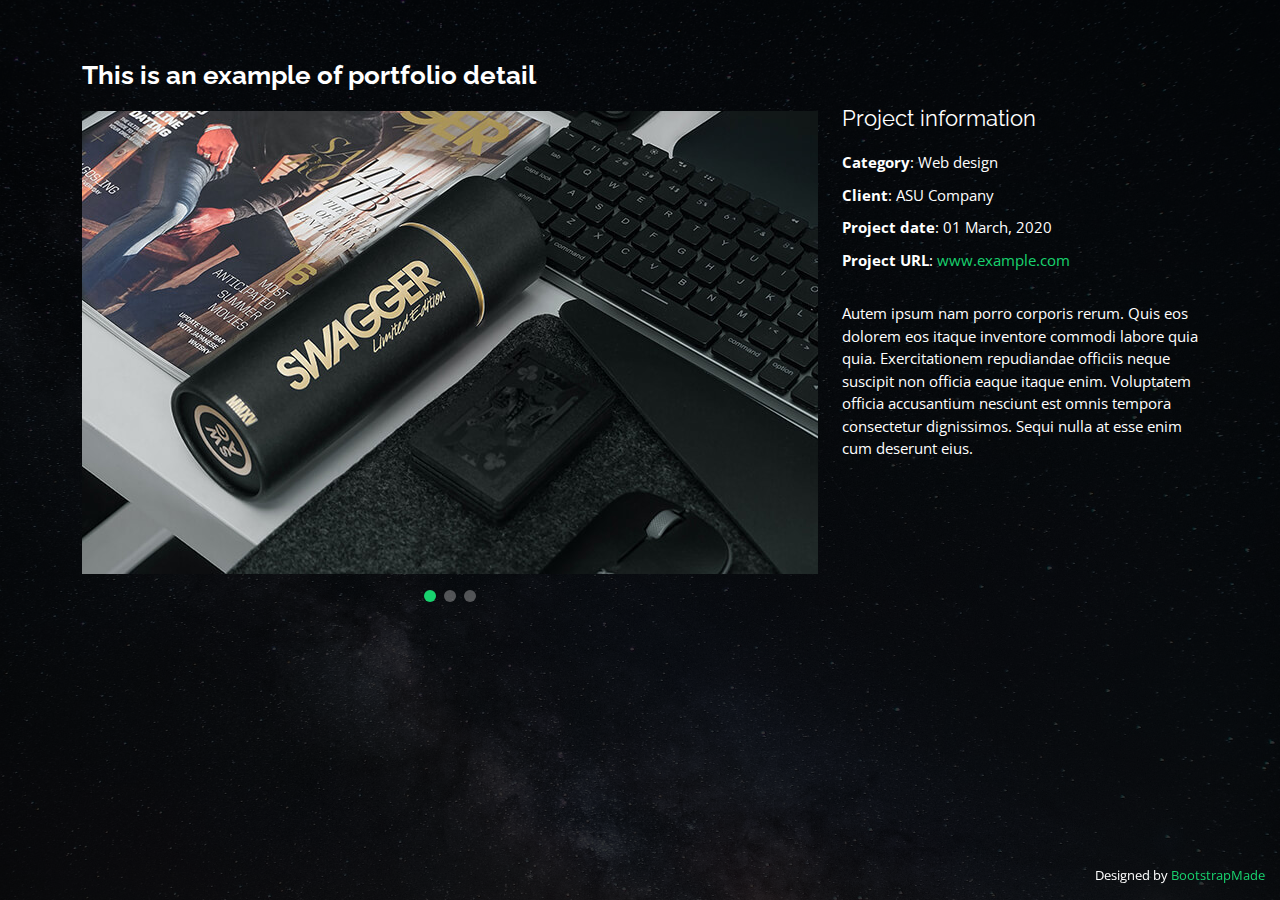
<file: portfolio-details.html>
<!DOCTYPE html>
<html lang="en">

<head>
  <meta charset="utf-8">
  <meta content="width=device-width, initial-scale=1.0" name="viewport">

  <title>Portfolio Details - Personal Bootstrap Template</title>
  <meta content="" name="description">
  <meta content="" name="keywords">

  <!-- Favicons -->
  <link href="assets/img/favicon.png" rel="icon">
  <link href="assets/img/apple-touch-icon.png" rel="apple-touch-icon">

  <!-- Google Fonts -->
  <link href="https://fonts.googleapis.com/css?family=Open+Sans:300,300i,400,400i,600,600i,700,700i|Raleway:300,300i,400,400i,500,500i,600,600i,700,700i|Poppins:300,300i,400,400i,500,500i,600,600i,700,700i" rel="stylesheet">

  <!-- Vendor CSS Files -->
  <link href="assets/vendor/bootstrap/css/bootstrap.min.css" rel="stylesheet">
  <link href="assets/vendor/bootstrap-icons/bootstrap-icons.css" rel="stylesheet">
  <link href="assets/vendor/boxicons/css/boxicons.min.css" rel="stylesheet">
  <link href="assets/vendor/glightbox/css/glightbox.min.css" rel="stylesheet">
  <link href="assets/vendor/remixicon/remixicon.css" rel="stylesheet">
  <link href="assets/vendor/swiper/swiper-bundle.min.css" rel="stylesheet">

  <!-- Template Main CSS File -->
  <link href="assets/css/style.css" rel="stylesheet">

  <!-- =======================================================
  * Template Name: Personal - v4.7.0
  * Template URL: https://bootstrapmade.com/personal-free-resume-bootstrap-template/
  * Author: BootstrapMade.com
  * License: https://bootstrapmade.com/license/
  ======================================================== -->
</head>

<body>

  <main id="main">

    <!-- ======= Portfolio Details ======= -->
    <div id="portfolio-details" class="portfolio-details">
      <div class="container">

        <div class="row">

          <div class="col-lg-8">
            <h2 class="portfolio-title">This is an example of portfolio detail</h2>

            <div class="portfolio-details-slider swiper">
              <div class="swiper-wrapper align-items-center">

                <div class="swiper-slide">
                  <img src="assets/img/portfolio/portfolio-details-1.jpg" alt="">
                </div>

                <div class="swiper-slide">
                  <img src="assets/img/portfolio/portfolio-details-2.jpg" alt="">
                </div>

                <div class="swiper-slide">
                  <img src="assets/img/portfolio/portfolio-details-3.jpg" alt="">
                </div>

              </div>
              <div class="swiper-pagination"></div>
            </div>

          </div>

          <div class="col-lg-4 portfolio-info">
            <h3>Project information</h3>
            <ul>
              <li><strong>Category</strong>: Web design</li>
              <li><strong>Client</strong>: ASU Company</li>
              <li><strong>Project date</strong>: 01 March, 2020</li>
              <li><strong>Project URL</strong>: <a href="#">www.example.com</a></li>
            </ul>

            <p>
              Autem ipsum nam porro corporis rerum. Quis eos dolorem eos itaque inventore commodi labore quia quia. Exercitationem repudiandae officiis neque suscipit non officia eaque itaque enim. Voluptatem officia accusantium nesciunt est omnis tempora consectetur dignissimos. Sequi nulla at esse enim cum deserunt eius.
            </p>
          </div>

        </div>

      </div>
    </div><!-- End Portfolio Details -->

  </main><!-- End #main -->

  <div class="credits">
    <!-- All the links in the footer should remain intact. -->
    <!-- You can delete the links only if you purchased the pro version. -->
    <!-- Licensing information: https://bootstrapmade.com/license/ -->
    <!-- Purchase the pro version with working PHP/AJAX contact form: https://bootstrapmade.com/personal-free-resume-bootstrap-template/ -->
    Designed by <a href="https://bootstrapmade.com/">BootstrapMade</a>
  </div>

  <!-- Vendor JS Files -->
  <script src="assets/vendor/purecounter/purecounter.js"></script>
  <script src="assets/vendor/bootstrap/js/bootstrap.bundle.min.js"></script>
  <script src="assets/vendor/glightbox/js/glightbox.min.js"></script>
  <script src="assets/vendor/isotope-layout/isotope.pkgd.min.js"></script>
  <script src="assets/vendor/swiper/swiper-bundle.min.js"></script>
  <script src="assets/vendor/waypoints/noframework.waypoints.js"></script>
  <script src="assets/vendor/php-email-form/validate.js"></script>

  <!-- Template Main JS File -->
  <script src="assets/js/main.js"></script>

</body>

</html>
</file>
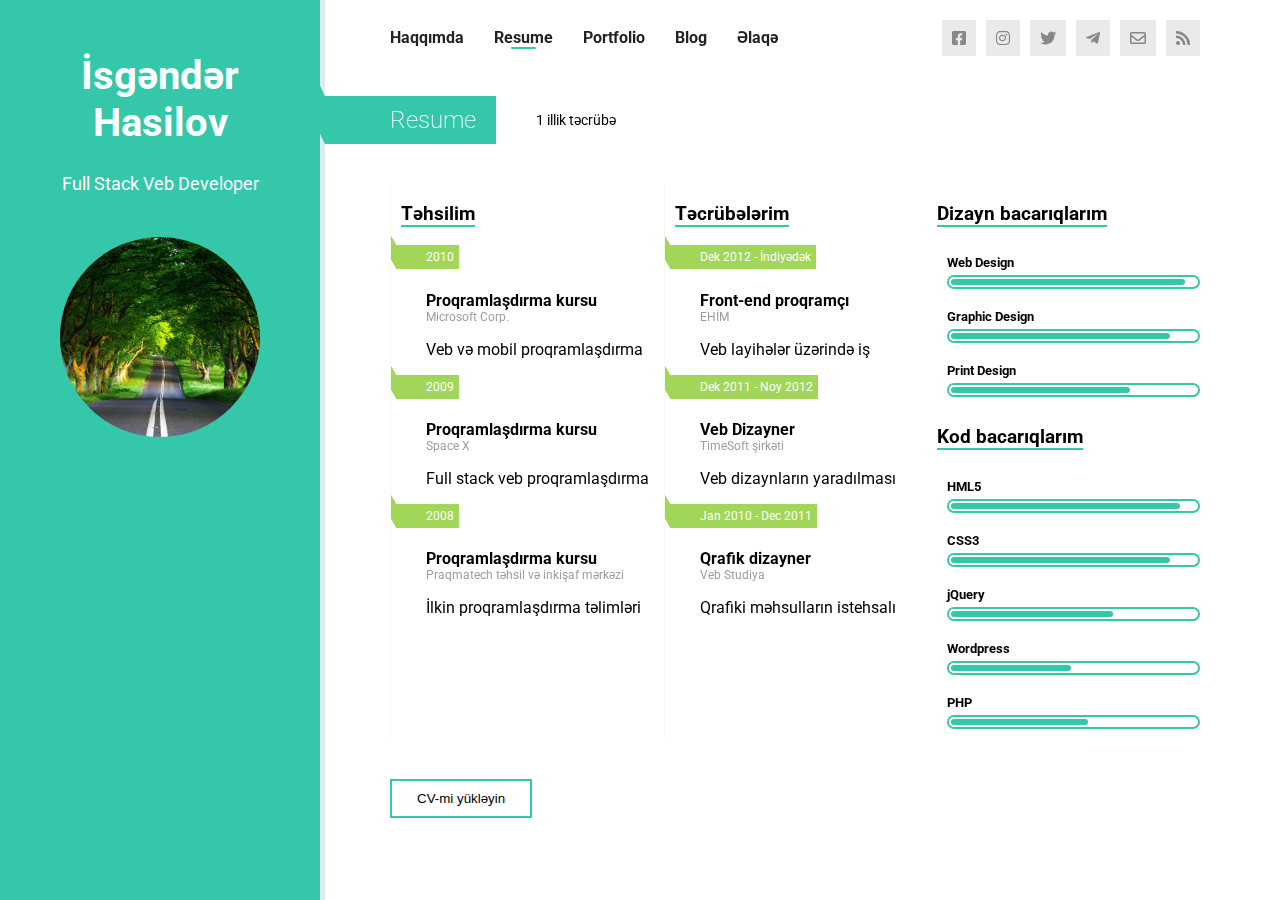
<file: resume.html>
<!DOCTYPE html>
<html lang="en">

<head>
    <meta charset="UTF-8">
    <meta http-equiv="X-UA-Compatible" content="IE=edge">
    <meta name="viewport" content="width=device-width, initial-scale=1.0">
    <link rel="stylesheet" href="https://cdnjs.cloudflare.com/ajax/libs/font-awesome/5.15.2/css/all.min.css">
    <!-- <link rel="preconnect" href="https://fonts.gstatic.com"> -->
    <!-- <link href="https://fonts.googleapis.com/css2?family=Open+Sans:wght@300;400&family=PT+Sans:ital,wght@0,400;0,700;1,400&display=swap" rel="stylesheet"> -->
    <link rel="preconnect" href="https://fonts.gstatic.com">
    <link href="https://fonts.googleapis.com/css2?family=Roboto:wght@300;400&display=swap" rel="stylesheet">
    <link rel="stylesheet" href="https://cdnjs.cloudflare.com/ajax/libs/animate.css/4.1.1/animate.min.css">
    <link rel="stylesheet" href="style.css">
    <link rel="stylesheet" href="layout.css">
    <title>Resume</title>
</head>

<body>
    <section id="page">
        <div id="page-content">
            <div id="header-content" class="animate__animated animate__backInLeft">
                <div class="header">
                    <div class="header-text">
                        <h1>İsgəndər Hasilov</h1>
                        <p>Full Stack Veb Developer</p>
                    </div>
                    <div class="header-img">
                        <div class="img">
                            <img src="nature.jpg" alt="profile_pic">
                        </div>
                    </div>
                </div>
            </div>
            <div id="main-content" class="animate__animated animate__backInRight">
                <!-- main content -->
                <section id="main_content">
                    <!-- nb (navbar) container -->
                    <div id="nb_container">
                        <div class="nb">
                            <ul>
                                <li><a href="index.html">Haqqımda</a></li>
                                <li><a href="resume.html">Resume</a>
                                    <hr>
                                </li>
                                <li><a href="portfolio.html">Portfolio</a></li>
                                <li><a href="blog.html">Blog</a></li>
                                <li><a href="contact.html">Əlaqə</a></li>
                            </ul>
                        </div>
                        <div class="social_icon">
                            <ul>
                                <a href="#"><i class="fab fa-facebook-square"></i></a>
                                <a href="#"><i class="fab fa-instagram"></i></a>
                                <a href="#"><i class="fab fa-twitter"></i></a>
                                <a href="#"><i class="fab fa-telegram-plane"></i></a>
                                <a href="#"><i class="far fa-envelope"></i></a>
                                <a href="#"><i class="fas fa-rss"></i></a>
                            </ul>
                        </div>
                    </div>
                    <!-- section-title start -->
                    <div id="st_container">
                        <div class="st-content">
                            <h2>Resume</h2>
                            <span>1 illik təcrübə</span>
                        </div>
                    </div>
                    <!-- section-title end -->
                    <!-- resume section start -->
                    <section id="resume">
                        <div class="resume-container">
                            <div class="row">
                                <div class="col-4 inner-resume">
                                    <div class="inner-resume-text">
                                        <h3>Təhsilim</h3>
                                        <div>
                                            <p class="resume-date m-0 p-0 fs-12">2010</p>
                                        </div>
                                        <div class="description">
                                            <h4 class="mb-0">Proqramlaşdırma kursu</h4>
                                            <p class="color-9ca097 mt-0 fs-12">Microsoft Corp.</p>
                                            <p>Veb və mobil proqramlaşdırma</p>
                                        </div>
                                        <div>
                                            <p class="resume-date m-0 p-0 fs-12">2009</p>
                                        </div>
                                        <div class="description">
                                            <h4 class="mb-0">Proqramlaşdırma kursu</h4>
                                            <p class="color-9ca097 mt-0 fs-12">Space X</p>
                                            <p>Full stack veb proqramlaşdırma</p>
                                        </div>
                                        <div>
                                            <p class="resume-date m-0 p-0 fs-12">2008</p>
                                        </div>
                                        <div class="description">
                                            <h4 class="mb-0">Proqramlaşdırma kursu</h4>
                                            <p class="color-9ca097 mt-0 fs-12">Praqmatech təhsil və inkişaf mərkəzi</p>
                                            <p>İlkin proqramlaşdırma təlimləri</p>
                                        </div>
                                    </div>
                                </div>
                                <div class="col-4 inner-resume">
                                    <div class="inner-resume-text">
                                        <h3>Təcrübələrim</h3>
                                        <div>
                                            <p class="resume-date m-0 p-0 fs-12">Dek 2012 - İndiyədək</p>
                                        </div>
                                        <div class="description">
                                            <h4 class="mb-0">Front-end proqramçı</h4>
                                            <p class="color-9ca097 mt-0 fs-12">EHİM</p>
                                            <p>Veb layihələr üzərində iş</p>
                                        </div>
                                        <div>
                                            <p class="resume-date m-0 p-0 fs-12">Dek 2011 - Noy 2012</p>
                                        </div>
                                        <div class="description">
                                            <h4 class="mb-0">Veb Dizayner</h4>
                                            <p class="color-9ca097 mt-0 fs-12">TimeSoft şirkəti</p>
                                            <p>Veb dizaynların yaradılması</p>
                                        </div>
                                        <div>
                                            <p class="resume-date m-0 p-0 fs-12">Jan 2010 - Dec 2011</p>
                                        </div>
                                        <div class="description">
                                            <h4 class="mb-0">Qrafik dizayner</h4>
                                            <p class="color-9ca097 mt-0 fs-12">Veb Studiya</p>
                                            <p>Qrafiki məhsulların istehsalı</p>
                                        </div>
                                    </div>
                                </div>
                                <div class="col-4 inner-resume border-none">
                                    <h3>Dizayn bacarıqlarım</h3>
                                    <div class="p-10">
                                        <h5 class="m-0">Web Design</h5>
                                        <div class="progress-bar mt-5">
                                            <div class="inner-progress-bar skill-1"></div>
                                        </div>
                                    </div>
                                    <div class="p-10">
                                        <h5 class="m-0">Graphic Design</h5>
                                        <div class="progress-bar mt-5">
                                            <div class="inner-progress-bar skill-2"></div>
                                        </div>
                                    </div>
                                    <div class="p-10">
                                        <h5 class="m-0">Print Design</h5>
                                        <div class="progress-bar mt-5">
                                            <div class="inner-progress-bar skill-3"></div>
                                        </div>
                                    </div>
                                    <h3>Kod bacarıqlarım</h3>
                                    <div class="p-10">
                                        <h5 class="m-0">HML5</h5>
                                        <div class="progress-bar mt-5">
                                            <div class="inner-progress-bar skill-4"></div>
                                        </div>
                                    </div>
                                    <div class="p-10">
                                        <h5 class="m-0">CSS3</h5>
                                        <div class="progress-bar mt-5">
                                            <div class="inner-progress-bar skill-5"></div>
                                        </div>
                                    </div>
                                    <div class="p-10">
                                        <h5 class="m-0">jQuery</h5>
                                        <div class="progress-bar mt-5">
                                            <div class="inner-progress-bar skill-6"></div>
                                        </div>
                                    </div>
                                    <div class="p-10">
                                        <h5 class="m-0">Wordpress</h5>
                                        <div class="progress-bar mt-5">
                                            <div class="inner-progress-bar skill-7"></div>
                                        </div>
                                    </div>
                                    <div class="p-10">
                                        <h5 class="m-0">PHP</h5>
                                        <div class="progress-bar mt-5">
                                            <div class="inner-progress-bar skill-8"></div>
                                        </div>
                                    </div>
                                </div>
                            </div>
                        </div>
                    </section>
                    <!-- resume section end -->
                    <!-- my_cv section start -->
                    <section id="my_cv">
                        <div class="cv-button">
                            <button>
            CV-mi yükləyin
          </button>
                        </div>
                    </section>
                    <!-- my_cv section end -->
                </section>
                <!-- main content end -->
            </div>
        </div>
    </section>
</body>

</html>
</file>
<file: style.css>
body{
    margin: 0px;
    padding: 0px;
    /* font-family: 'Oswald', Helvetica, sans-serif; */
    background-color: #FFFFFF;
    font-family: 'Roboto', sans-serif;
    /* font-family: 'Open Sans', sans-serif; */
    /* font-family: 'PT Sans', sans-serif; */
}
/* .bg-video{
    background-image: url(../video/bg-gif.gif);
    background-repeat: no-repeat;
    background-position: center;
    background-size: auto;
    color: white;
} */
/* .bg-gif{
    position: fixed;
    left: 0px;
    top: 0px;
    width: 75%;
} */
.show{
    display: block;
}
.hide{
    display: none;
}
.inner-video{
    width: 100%;
    height: 100%;
}
.m-0{
    margin: 0px;
}
.p-0{
    padding: 0px;
}
.mt-0{
    margin-top: 0px;
}
.mt-5{
    margin-top: 5px;
}
.mb-0{
    margin-bottom: 0px;
}
.fs-12{
    font-size: 12px;
}
.decoration-none{
    text-decoration: none;
}
.w-10{
    width: 10% !important;
}
.w-20{
    width: 20% !important;
}
.w-30{
    width: 30% !important;
}
.w-40{
    width: 40% !important;
}
.w-50{
    width: 50% !important;
}
.w-60{
    width: 60% !important;
}
.w-70{
    width: 70% !important;
}
.w-80{
    width: 80% !important;
}
.w-90{
    width: 90% !important;
}
.w-100{
    width: 100% !important;
}
.p-10{
    padding: 10px;
}
.ai-center{
    align-items: center;
}
.jc-center{
    justify-content: center;
}
/* page */
#page{
    position: relative;
}
#page-content{

}
/* header content start*/
#header-content{
    width: 25%;
    height: 100%;
    border-right: 5px solid #E0E9ED;
    background-color: #34C7A9;
    position: fixed;
}
.header{}
.header-text{
    text-align: center;
    padding: 25px;
    color: #fff;
}
.header-text h1{
    font-size: 40px;
}
.header-text p{
    font-size: 18px;
}
.header-img{
    display: flex;
    align-items: center;
    justify-content: center;
    /* border: 1px solid red; */
}
.img{
    width: 200px;
    height: 200px;
    /* border: 1px solid red; */
}
.header-img img{
    width: 100%;
    height: 100%;
    border-radius: 50%;
    object-fit: cover;
    /* border: 1px solid red; */
}
/* main content */
#main-content{
    width: 75%;
    height: 100px;
    /* border: 1px solid red; */
    position: absolute;
    top: auto;
    right: 0px;
    z-index: 999;
}
.inner-main-content{}
#nb_container, #st_container, #general_info, #services, #clients, #fun_facts, #blog_posts, .resume-container, #my_cv, #contact, .portfolio-container {
    display: flex;
    padding: 20px 70px;
    align-items: center;
    position: relative;
    justify-content: space-between;
    /* border-left: 5px solid #6b7272; */
    /* border: 1px solid red; */
    height: 100%;
}
/* navbar */
.nb ul li{
    margin-right: 30px;
}
.nb ul li hr{
    margin: auto;
    border: none;
    background-color: #35C7AA;
    width: 25px;
    height: 2px;
    border-radius: 20px;
}
.nb ul li a{
    text-decoration: none;
    color: #222;
    font-weight: 700;
    /* font-family: 'Oswald', Helvetica, sans-serif; */
}
.nb ul {
    display: flex;
    list-style: none;
    padding: 0px;
    margin: 0px;    
}
/* social icon */
.social_icon ul {
    display: flex;
    padding: 0px;
    margin: 0px;
}
.social_icon ul a {
    background-color: #e6e6e6d2;
    color: #888;
    text-decoration: none;
    margin-right: 10px;
}
.social_icon ul a:hover i{
    color: white;
    transition: all 0.7s ease;
}
.social_icon ul a:hover {
    background-color: #35C7AA;
    transition: all 0.7s ease;
}
.social_icon ul a i{
    margin: 10px;
}
/* section title start */
.st-content{
    display: flex;
    align-items: center;
    margin: 0 0 0 -65px;
    position: relative;
    left: 0px;
}
.st-content::after{
    display: block;
    width: 5px;
    height: 100%;
    position: absolute;
    bottom: 5px;
    left: -5px;
    content: "";
    background-color: #34C7A9;
    transform: skew(0deg,65deg);
}
.st-content h2{
    padding: 10px 20px 10px 65px;
    background-color: #34C7A9;
    margin: 0px;
    font-weight: 200;
    color: #fff;
}
.st-content span{
    padding-left: 40px;
    margin: 0px;
    font-size: 14px;
}
/* general-info start */
#general_info{
    /* border: 2px solid red; */
}
.testimonials{
    /* border: 2px solid red; */
    height: auto;
    margin-bottom: 30px;
}
.info-section{
    /* border: 2px solid red; */
    width: 50%;
    height: auto;
    text-align: justify;
    margin-bottom: 30px;
}
.info-section h3, .testimonials h3, .services-header h3, .clients-header h3, .fun-facts-header h3 {
    font-size: 19px;
    line-height: 28px;
    color: #222222;
    font-weight: 700;
    /* font-family: 'Oswald', Helvetica, sans-serif; */
    margin: 0px;
    /* border: 2px solid red; */
}
.testimonials h3, .services-header h3, .clients-header h3, .fun-facts-header h3, .inner-resume h3, .get-in-touch h3, .form h3{
    display: inline-block;
    border-bottom: 2px solid #34C7A9;
}
.info-section p, .testimonials p{
    color: #666666;
    font-weight: 300;
    font-size: 14px;
    font-family: "PT Sans", Helvetica, sans-serif;
}
.info-section p{
    margin-bottom: 30px;
}
/* slider testimonials start */
.testimonials p{
    padding: 25px 30px;
    border-radius: 6px;
    background-color: #EFEFF0;
    border: 2px solid #e5e5e5;
    margin-left: 60px;
}
.t-slider-photo img{
    width: 80px;
    height: 80px;
    object-fit: cover;
    border-radius: 50%;
}
.t-slider-photo{
    display: flex;
    justify-content: space-between;
    /* align-items: center; */
    position: relative;
    top: -30px;
    /* bottom: 0px; */
}
.t-slider{
    position: relative;
}
.testimonials{
    width: 50%;
    margin-left: 25px;
}
.t-slider span{
    /* display: block; */
}
.button-slider{
    padding-top: 55px;
}
.button-slider button {
    border: none;
    padding: 5px 10px;
    color: #888;
}
.button-slider button:hover{
    cursor: pointer;
    background-color: #35C7AA;
    border: none;
    transition: all 0.7s ease;
}
.button-slider button:hover i{
    color: white;
}
.slider-author span{
    display: block;
}
.slider-author div{
    padding-top: 40px;
}
.slider-author{
    display: flex;
}
/* services section start */
#services{
    /* margin-bottom: 30px; */
    /* width: 100%; */
}
.services-container, .clients-container, .fun-facts-container, .blog-post-container{
    width: 100%;
}
.inner-services{
    padding: 10px;
    text-align: center;
    width: 360px;
    height: 260px;
}
.inner-services p{
    font-size: 14px;
    line-height: 24px;
}
.inner-services h4{
    font-size: 16px;
    line-height: 24px;
}
.inner-services img{
    width: 74px;
    height: 74px;
    margin-bottom: 18px;
    /* object-fit: cover; */
}
/* clients section */
#clients{
    margin-bottom: 30px;
}
.inner-clients{
    /* width: 100%; */
    padding: 20px;
    /* border: 1px solid green; */
    display: flex;
    justify-content: center;
}
.inner-clients img{
    width: 100%;
    height: 100%;
    /* object-fit: contain; */
    /* border: 1px solid green; */
    opacity: 0.7;
}
.inner-clients img:hover{
    opacity: 1;
    cursor: pointer;
    transition: all 0.5s ease;
}
.services{

}
.icon-funfact{
    color: #888;
    font-size: 50px;
}
/* fun-facts section */
.mt-20{
    margin-top: 20px;
}
.mt-10{
    margin-top: 10px;
}
.ml-10{
    margin-left: 10px;
}
.mb-10{
    margin-bottom: 10px;
}
.inner-fun-facts{
    padding: 20px;
    /* border: 1px solid green; */
    margin: 5px;
    text-align: center;
    margin-bottom: 30px;
    background-color: #FAFAFA;
    box-shadow: 0px 0px 7px 0px #888888;
}
.inner-fun-facts-2{
    padding: 20px;
    /* border: 1px solid green; */
    margin: 5px;
    text-align: center;
    background-color: #FFFFFF;
    margin-bottom: 30px;
    box-shadow: 0px 0px 5px 5px #f5f2f2;
}
.inner-fun-facts h3{
    margin: 0;
    margin-top: 10px;
}
.inner-fun-facts-2 h3{
    margin: 0;
    margin-top: 10px;
}
.inner-fun-facts p{
    margin: 0;
    margin-top: 10px;
}
.inner-fun-facts-2 p{
    margin: 0;
    margin-top: 10px;
}
.inner-fun-facts:hover{
    
}
.inner-fun-facts-2:hover{
    
}
.fun-fact-icon{
    font-size: 50px;
    color: #D1D2D3;
}
.inner-fun-facts p{
    font-size: 25px;
    font-weight: 200;
    color: #35C7AA;
}
.inner-fun-facts-2 p{
    font-size: 25px;
    font-weight: 200;
    color: #35C7AA;
}
/* blog-post styles start*/
.blog-post-container{
    
}
.blog-post-img{
    position: relative;
}
.blog-post-img:hover .blog-post-img-overlay{
    /* display: block; */
} 
.blog-post-img-overlay{
    /* display: none; */
    position: relative;
    top: 0px;
    left: 0px;
    background-color: rgba(212, 203, 203, 0.7);
} 
.blog-post-img img{
    width: 100%;
    height: 100%;
    object-fit: cover;
    /* border: 2px solid yellow; */
}
.blog-post-header{
    text-align: center;
    margin: 0px;
    padding: 0px;
    position: relative;
    bottom: 0px;
    left: 0px;
    /* border: 1px solid blue; */
}
.blog-post-header a h3{
    color: black;
}
.blog-post-date{
    background-color: #34C7A9;
    /* height: 50px; */
    /* width: 50px; */
    /* border: 2px solid red; */
    padding: 5px 15px;
    position: absolute;
    top: -45px;
    right: 45px;
    /* border-radius: 5px; */
}
.blog-post-date span{
    display: block;
    color: white;
    /* border: 2px solid green; */
}
.blog-post-shadow{
    box-shadow: 0px 0px 5px grey;
    position: relative;
    /* border-radius: 5px; */
}
.blog-post-shadow:hover{
    box-shadow: 0px 0px 30px grey;
    cursor: pointer;
    transition: all 0.8s ease;
    /* border-radius: 5px; */
}
/* resume styles */
#resume{}

.inner-resume {
    border-left: 1px solid #f4f9ed;
    position: relative;
}
.border-none{
    border: none !important;
}
.inner-resume-text{
    padding: 0px 10px;
}
.inner-resume-text .description{
    padding: 0px;
    margin: 0px;
    padding-left: 25px;
}
.color-9ca097{
    color: #9ca097;
}
.inner-resume-text .resume-date{
    background-color: #A1D659;
    padding: 5px;
    display: inline-block;
    position: relative;
    padding-left: 30px;
    left: -5px;
    color: white;
}
.inner-resume-text .resume-date::after{
    display: block;
    width: 5px;
    height: 100%;
    position: absolute;
    bottom: 5px;
    left: -5px;
    content: "";
    background-color: #A1D659;
    transform: skew(0deg,60deg);
    /* border: 1px solid #A1D659; */
}
#my_cv button{
    padding: 10px 25px;
    cursor: pointer;
    background-color: white;
    border: 2px solid #35C7AA;
}
#my_cv button:hover{
    color: white;
    background-color: #35C7AA;
    transition: all .7s ease;
    /* border-radius: 25px; */
    /* border: 10px solid red; */
    /* font-weight: 900; */
    /* box-shadow: 0px 0px 0px 10px; */ 
}
.progress-bar{
    height: 10px;
    border: 2px solid #35C7AA;
    border-radius: 20px;
    display: flex;
    align-items: center;
}
.inner-progress-bar{
    border: 2px solid white;
    height: 6px;
    border-radius: 20px;
    background-color: #35C7AA;
}
/* skills-bar animation */
.skill-1{
    width: 94%;
    animation: skill-1 3s 1 ease;
}
@keyframes skill-1{
    0%{
        width: 0%;
    }
    94%{
        width: 94%;
    }
}
.skill-2{
    width: 88%;
    animation: skill-2 3s 1 ease;
}
@keyframes skill-2{
    0%{
        width: 0%;
    }
    88%{
        width: 88%;
    }
}
.skill-3{
    width: 72%;
    animation: skill-3 3s 1 ease;
}
@keyframes skill-3{
    0%{
        width: 0%;
    }
    72%{
        width: 72%;
    }
}
.skill-4{
    width: 92%;
    animation: skill-4 3s 1 ease;
}
@keyframes skill-4{
    0%{
        width: 0%;
    }
    92%{
        width: 92%;
    }
}
.skill-5{
    width: 88%;
    animation: skill-5 3s 1 ease;
}
@keyframes skill-5{
    0%{
        width: 0%;
    }
    88%{
        width: 88%;
    }
}
.skill-6{
    width: 65%;
    animation: skill-6 3s 1 ease;
}
@keyframes skill-6{
    0%{
        width: 0%;
    }
    65%{
        width: 65%;
    }
}
.skill-7{
    width: 48%;
    animation: skill-7 3s 1 ease;
}
@keyframes skill-7{
    0%{
        width: 0%;
    }
    48%{
        width: 48%;
    }
}
.skill-8{
    width: 55%;
    animation: skill-8 3s 1 ease;
}
@keyframes skill-8{
    0%{
        width: 0%;
    }
    55%{
        width: 55%;
    }
}
/* contact styles */
#contact{}
.contact-header{

}
.get-in-touch{
    padding: 20px;
}
.get-in-touch p{
    margin: 0px;
    padding: 0px;
    text-align: justify;
}
.form{
    padding: 20px;
}
.contact-icons{
    font-size: 24px;
    color: #666666;
    line-height: 24px;
    font-weight: 400;
    margin-top: 20px;
}
.contact-icons-descp{
    font-size: 16px;
    color: #222222;
    line-height: 20px;
    font-weight: 500;
    padding-left: 20px;
    margin-top: 20px;
    letter-spacing: 1px;
}
/* portfolio styles */
#portfolio{}
.color-white{
    color: white !important;
}
.bg-35C7AA{
    background-color: #35C7AA;
}
.portfolio-title{
    padding: 5px 10px;
    cursor: pointer;
}
.portfolio-title a{
    text-decoration: none;
    color: black;
}
.portfolio-container{

}
.portfolio-img{
    width: 100%;
    object-fit: cover;
}
.portfolio-item{
    position: relative;
}
.portfolio-item:hover .portfolio-img-overlay{
    /* transition: all 0.7s ease; */
    display: block;
    cursor: pointer;
}
.portfolio-img-overlay{
    position: absolute;
    top: 0px;
    left: 0px;
    width: 100%;
    height: 100%;
    background-color: rgba(0, 0, 0, .4);
    display: none;
    /* transition: all 0.7s ease; */
    /* padding: 5px 10px; */
}
.overlay-title{
    position: absolute;
    top: 20px;
    left: 20px;
    color: white;
    font-size: 20px;
    border-bottom: 2px solid #35C7AA;
}
.overlay-subtitle{
    position: absolute;
    bottom: 20px;
    left: 20px;
    color: white;
    font-size: 16px;
}
.overlay-icon{
    position: absolute;
    bottom: 20px;
    right: 20px;
    color: white;
    font-size: 16px;
}
/* form styles */
.form-group{
    padding: 5px 10px;
    border: 1px solid #888;
    margin-bottom: 20px;
    border-radius: 2px;
}
.form-group:hover{
    /* border-bottom: 4px solid #35C7AA; */
    transition: all 2s ease;
    animation: input-anim 2s 3 ease;
    /* animation: skill-2 3s 1 ease; */
}
@keyframes input-anim{
    0%{
        border-bottom: none;
    }
    25%{
        border-bottom: 4px solid red;
    }
    50%{
        border-bottom: 4px solid green;
    }
    75%{
        border-bottom: 4px solid blue;
    }
}
#fullName{
    width: 100%;
    border: none;
    outline: none;
}
#e-mail{
    width: 100%;
    border: none;
    outline: none;
}
#textarea{
    width: 100%;
    height: auto;
    border: none;
    outline: none;
}
#submit{
    padding: 10px 40px;
    cursor: pointer;
    background-color: white;
    border: 2px solid #35C7AA;
}
#submit:hover{
    background-color: #35C7AA;
    color: white;
    transition: all 0.7s ease;
    animation: button-anim .3s 10 ease;
}
@keyframes button-anim{
    0%{
        background-color: red;
        transition: all .3s ease;
    }
    25%{
        background-color: green;
        transition: all .3s ease;
    }
    50%{
        background-color: blue;
        transition: all .3s ease;
    }
    75%{
        background-color: yellow;
        transition: all .3s ease;
    }
    100%{
        background-color: #35C7AA;
        transition: all .3s ease;
    }
}
</file>
<file: layout.css>
.d-flex{
    display: flex;
}
.container{
    
}
.row{
    display: flex;
    width: 100%;
}
.border-red{
    border: 1px solid red;
}
.col-1{
    width: calc(100%/12*1);
}
.col-2{
    width: calc(100%/12*2);
}
.col-3{
    width: calc(100%/12*3);
}
.col-4{
    width: calc(100%/12*4);
}
.col-5{
    width: calc(100%/12*5);
}
.col-6{
    width: calc(100%/12*6);
}
.col-7{
    width: calc(100%/12*7);
}
.col-8{
    width: calc(100%/12*8);
}
.col-9{
    width: calc(100%/12*9);
}
.col-10{
    width: calc(100%/12*10);
}
.col-12{
    width: calc(100%/12*11);
}
.col-12{
    width: calc(100%/12*12);
}
</file>
<file: assets/css/style.css>
/**
* Template Name: Personal - v4.7.0
* Template URL: https://bootstrapmade.com/personal-free-resume-bootstrap-template/
* Author: BootstrapMade.com
* License: https://bootstrapmade.com/license/
*/

/*--------------------------------------------------------------
# General
--------------------------------------------------------------*/
body {
  font-family: "Open Sans", sans-serif;
  background-color: #040404;
  color: #fff;
  position: relative;
  background: transparent;
}
body::before {
  content: "";
  position: fixed;
  background: #040404 url("../img/man.jpg") top right no-repeat;
  background-size: cover;
  left: 0;
  right: 0;
  top: 0;
  height: 100vh;
  z-index: -1;
}
@media (min-width: 1024px) {
  body::before {
    background-attachment: fixed;
  }
}

a {
  color: #18d26e;
  text-decoration: none;
}

a:hover {
  color: #35e888;
  text-decoration: none;
}

h1, h2, h3, h4, h5, h6 {
  font-family: "Raleway", sans-serif;
}

/*--------------------------------------------------------------
# Header
--------------------------------------------------------------*/
#header {
  transition: ease-in-out 0.3s;
  position: relative;
  height: 100vh;
  display: flex;
  align-items: center;
  z-index: 997;
  overflow-y: auto;
}
#header * {
  transition: ease-in-out 0.3s;
}
#header h1 {
  font-size: 48px;
  margin: 0;
  padding: 0;
  line-height: 1;
  font-weight: 700;
  font-family: "Poppins", sans-serif;
}
#header h1 a, #header h1 a:hover {
  color: #fff;
  line-height: 1;
  display: inline-block;
}
#header h2 {
  font-size: 24px;
  margin-top: 20px;
  color: rgba(255, 255, 255, 0.8);
}
#header h2 span {
  color: #fff;
  border-bottom: 2px solid #18d26e;
  padding-bottom: 6px;
}
#header img {
  padding: 0;
  margin: 0;
}
#header .social-links {
  margin-top: 40px;
  display: flex;
}
#header .social-links a {
  font-size: 16px;
  display: flex;
  justify-content: center;
  align-items: center;
  background: rgba(255, 255, 255, 0.1);
  color: #fff;
  line-height: 1;
  margin-right: 8px;
  border-radius: 50%;
  width: 40px;
  height: 40px;
}
#header .social-links a:hover {
  background: #18d26e;
}
@media (max-width: 992px) {
  #header h1 {
    font-size: 36px;
  }
  #header h2 {
    font-size: 20px;
    line-height: 30px;
  }
  #header .social-links {
    margin-top: 15px;
  }
  #header .container {
    display: flex;
    flex-direction: column;
    align-items: center;
  }
}

/* Header Top */
#header.header-top {
  height: 80px;
  position: fixed;
  left: 0;
  top: 0;
  right: 0;
  background: rgba(0, 0, 0, 0.9);
}
#header.header-top .social-links, #header.header-top h2 {
  display: none;
}
#header.header-top h1 {
  margin-right: auto;
  font-size: 36px;
}
#header.header-top .container {
  display: flex;
  align-items: center;
}
#header.header-top .navbar {
  margin: 0;
}
@media (max-width: 768px) {
  #header.header-top {
    height: 60px;
  }
  #header.header-top h1 {
    font-size: 26px;
  }
}

/*--------------------------------------------------------------
# Navigation Menu
--------------------------------------------------------------*/
/**
* Desktop Navigation 
*/
.navbar {
  padding: 0;
  margin-top: 35px;
}
.navbar ul {
  margin: 0;
  padding: 0;
  display: flex;
  list-style: none;
  align-items: center;
}
.navbar li {
  position: relative;
}
.navbar li + li {
  margin-left: 30px;
}
.navbar a, .navbar a:focus {
  display: flex;
  align-items: center;
  justify-content: space-between;
  padding: 0;
  font-family: "Poppins", sans-serif;
  font-size: 16px;
  font-weight: 400;
  color: rgba(255, 255, 255, 0.7);
  white-space: nowrap;
  transition: 0.3s;
}
.navbar a i, .navbar a:focus i {
  font-size: 12px;
  line-height: 0;
  margin-left: 5px;
}
.navbar a:before {
  content: "";
  position: absolute;
  width: 0;
  height: 2px;
  bottom: -4px;
  left: 0;
  background-color: #18d26e;
  visibility: hidden;
  width: 0px;
  transition: all 0.3s ease-in-out 0s;
}
.navbar a:hover:before, .navbar li:hover > a:before, .navbar .active:before {
  visibility: visible;
  width: 25px;
}
.navbar a:hover, .navbar .active, .navbar .active:focus, .navbar li:hover > a {
  color: #fff;
}

/**
* Mobile Navigation 
*/
.mobile-nav-toggle {
  color: #fff;
  font-size: 28px;
  cursor: pointer;
  display: none;
  line-height: 0;
  transition: 0.5s;
  position: fixed;
  right: 15px;
  top: 15px;
}

@media (max-width: 991px) {
  .mobile-nav-toggle {
    display: block;
  }

  .navbar ul {
    display: none;
  }
}
.navbar-mobile {
  position: fixed;
  overflow: hidden;
  top: 0;
  right: 0;
  left: 0;
  bottom: 0;
  background: rgba(0, 0, 0, 0.9);
  transition: 0.3s;
  z-index: 999;
  margin-top: 0;
}
.navbar-mobile .mobile-nav-toggle {
  position: absolute;
  top: 15px;
  right: 15px;
}
.navbar-mobile ul {
  display: block;
  position: absolute;
  top: 55px;
  right: 15px;
  bottom: 45px;
  left: 15px;
  padding: 10px 0;
  overflow-y: auto;
  transition: 0.3s;
  border: 2px solid rgba(255, 255, 255, 0.2);
}
.navbar-mobile li {
  padding: 12px 20px;
}
.navbar-mobile li + li {
  margin: 0;
}
.navbar-mobile a, .navbar-mobile a:focus {
  font-size: 16px;
  position: relative;
}

/*--------------------------------------------------------------
# Sections General
--------------------------------------------------------------*/
section {
  overflow: hidden;
  position: absolute;
  width: 100%;
  top: 140px;
  bottom: 100%;
  opacity: 0;
  transition: ease-in-out 0.4s;
  z-index: 2;
}
section.section-show {
  top: 100px;
  bottom: auto;
  opacity: 1;
  padding-bottom: 45px;
}
section .container {
  background: rgba(0, 0, 0, 0.9);
  padding: 30px;
}
@media (max-width: 768px) {
  section {
    top: 120px;
  }
  section.section-show {
    top: 80px;
  }
}

.section-title h2 {
  font-size: 14px;
  font-weight: 500;
  padding: 0;
  line-height: 1px;
  margin: 0 0 20px 0;
  letter-spacing: 2px;
  text-transform: uppercase;
  color: #aaaaaa;
  font-family: "Poppins", sans-serif;
}
.section-title h2::after {
  content: "";
  width: 120px;
  height: 1px;
  display: inline-block;
  background: #4ceb95;
  margin: 4px 10px;
}
.section-title p {
  margin: 0;
  margin: -15px 0 15px 0;
  font-size: 36px;
  font-weight: 700;
  text-transform: uppercase;
  font-family: "Poppins", sans-serif;
  color: #fff;
}

/*--------------------------------------------------------------
# About
--------------------------------------------------------------*/
.about-me .content h3 {
  font-weight: 700;
  font-size: 26px;
  color: #18d26e;
}
.about-me .content ul {
  list-style: none;
  padding: 0;
}
.about-me .content ul li {
  margin-bottom: 20px;
  display: flex;
  align-items: center;
}
.about-me .content ul strong {
  margin-right: 10px;
}
.about-me .content ul i {
  font-size: 16px;
  margin-right: 5px;
  color: #18d26e;
  line-height: 0;
}
.about-me .content p:last-child {
  margin-bottom: 0;
}

/*--------------------------------------------------------------
# Counts
--------------------------------------------------------------*/
.counts {
  padding: 70px 0 60px;
}
.counts .count-box {
  padding: 30px 30px 25px 30px;
  width: 100%;
  position: relative;
  text-align: center;
  background: rgba(255, 255, 255, 0.08);
}
.counts .count-box i {
  position: absolute;
  top: -25px;
  left: 50%;
  transform: translateX(-50%);
  font-size: 24px;
  background: rgba(255, 255, 255, 0.1);
  padding: 12px;
  color: #18d26e;
  border-radius: 50px;
  line-height: 0;
}
.counts .count-box span {
  font-size: 36px;
  display: block;
  font-weight: 600;
  color: #fff;
}
.counts .count-box p {
  padding: 0;
  margin: 0;
  font-family: "Raleway", sans-serif;
  font-size: 14px;
}

/*--------------------------------------------------------------
# Skills
--------------------------------------------------------------*/
.skills .progress {
  height: 60px;
  display: block;
  background: none;
  border-radius: 0;
}
.skills .progress .skill {
  padding: 10px 0;
  margin: 0;
  text-transform: uppercase;
  display: block;
  font-weight: 600;
  font-family: "Poppins", sans-serif;
  color: #fff;
}
.skills .progress .skill .val {
  float: right;
  font-style: normal;
}
.skills .progress-bar-wrap {
  background: rgba(255, 255, 255, 0.2);
}
.skills .progress-bar {
  width: 1px;
  height: 10px;
  transition: 0.9s;
  background-color: #18d26e;
}

/*--------------------------------------------------------------
# Interests
--------------------------------------------------------------*/
.interests .icon-box {
  display: flex;
  align-items: center;
  padding: 20px;
  background: rgba(255, 255, 255, 0.08);
  transition: ease-in-out 0.3s;
}
.interests .icon-box i {
  font-size: 32px;
  padding-right: 10px;
  line-height: 1;
}
.interests .icon-box h3 {
  font-weight: 700;
  margin: 0;
  padding: 0;
  line-height: 1;
  font-size: 16px;
  color: #fff;
}
.interests .icon-box:hover {
  background: rgba(255, 255, 255, 0.12);
}

/*--------------------------------------------------------------
# Testimonials
--------------------------------------------------------------*/
.testimonials .testimonials-carousel, .testimonials .testimonials-slider {
  overflow: hidden;
}
.testimonials .testimonial-item {
  box-sizing: content-box;
  min-height: 320px;
}
.testimonials .testimonial-item .testimonial-img {
  width: 90px;
  border-radius: 50%;
  margin: -40px 0 0 40px;
  position: relative;
  z-index: 2;
  border: 6px solid rgba(255, 255, 255, 0.12);
}
.testimonials .testimonial-item h3 {
  font-size: 18px;
  font-weight: bold;
  margin: 10px 0 5px 45px;
  color: #fff;
}
.testimonials .testimonial-item h4 {
  font-size: 14px;
  color: #999;
  margin: 0 0 0 45px;
}
.testimonials .testimonial-item .quote-icon-left, .testimonials .testimonial-item .quote-icon-right {
  color: rgba(255, 255, 255, 0.25);
  font-size: 26px;
}
.testimonials .testimonial-item .quote-icon-left {
  display: inline-block;
  left: -5px;
  position: relative;
}
.testimonials .testimonial-item .quote-icon-right {
  display: inline-block;
  right: -5px;
  position: relative;
  top: 10px;
}
.testimonials .testimonial-item p {
  font-style: italic;
  margin: 0 15px 0 15px;
  padding: 20px 20px 60px 20px;
  background: rgba(255, 255, 255, 0.1);
  position: relative;
  border-radius: 6px;
  position: relative;
  z-index: 1;
}
.testimonials .swiper-pagination {
  margin-top: 20px;
  position: relative;
}
.testimonials .swiper-pagination .swiper-pagination-bullet {
  width: 12px;
  height: 12px;
  opacity: 1;
  background-color: rgba(255, 255, 255, 0.3);
}
.testimonials .swiper-pagination .swiper-pagination-bullet-active {
  background-color: #18d26e;
}

/*--------------------------------------------------------------
# Resume
--------------------------------------------------------------*/
.resume .resume-title {
  font-size: 26px;
  font-weight: 700;
  margin-top: 20px;
  margin-bottom: 20px;
  color: #fff;
}
.resume .resume-item {
  padding: 0 0 20px 20px;
  margin-top: -2px;
  border-left: 2px solid rgba(255, 255, 255, 0.2);
  position: relative;
}
.resume .resume-item h4 {
  line-height: 18px;
  font-size: 18px;
  font-weight: 600;
  text-transform: uppercase;
  font-family: "Poppins", sans-serif;
  color: #18d26e;
  margin-bottom: 10px;
}
.resume .resume-item h5 {
  font-size: 16px;
  background: rgba(255, 255, 255, 0.15);
  padding: 5px 15px;
  display: inline-block;
  font-weight: 600;
  margin-bottom: 10px;
}
.resume .resume-item ul {
  padding-left: 20px;
}
.resume .resume-item ul li {
  padding-bottom: 10px;
}
.resume .resume-item:last-child {
  padding-bottom: 0;
}
.resume .resume-item::before {
  content: "";
  position: absolute;
  width: 16px;
  height: 16px;
  border-radius: 50px;
  left: -9px;
  top: 0;
  background: #18d26e;
  border: 2px solid #18d26e;
}

/*--------------------------------------------------------------
# Services
--------------------------------------------------------------*/
.services .icon-box {
  text-align: center;
  background: rgba(204, 204, 204, 0.1);
  padding: 80px 20px;
  transition: all ease-in-out 0.3s;
}
.services .icon-box .icon {
  margin: 0 auto;
  width: 64px;
  height: 64px;
  background: #18d26e;
  border-radius: 5px;
  transition: all 0.3s ease-out 0s;
  display: flex;
  align-items: center;
  justify-content: center;
  margin-bottom: 20px;
  transform-style: preserve-3d;
}
.services .icon-box .icon i {
  color: #fff;
  font-size: 28px;
}
.services .icon-box .icon::before {
  position: absolute;
  content: "";
  left: -8px;
  top: -8px;
  height: 100%;
  width: 100%;
  background: rgba(255, 255, 255, 0.15);
  border-radius: 5px;
  transition: all 0.3s ease-out 0s;
  transform: translateZ(-1px);
}
.services .icon-box h4 {
  font-weight: 700;
  margin-bottom: 15px;
  font-size: 24px;
}
.services .icon-box h4 a {
  color: #fff;
}
.services .icon-box p {
  line-height: 24px;
  font-size: 14px;
  margin-bottom: 0;
}
.services .icon-box:hover {
  background: #18d26e;
  border-color: #18d26e;
}
.services .icon-box:hover .icon {
  background: #fff;
}
.services .icon-box:hover .icon i {
  color: #18d26e;
}
.services .icon-box:hover .icon::before {
  background: #35e888;
}
.services .icon-box:hover h4 a, .services .icon-box:hover p {
  color: #fff;
}

/*--------------------------------------------------------------
# Portfolio
--------------------------------------------------------------*/
.portfolio .portfolio-item {
  margin-bottom: 30px;
}
.portfolio #portfolio-flters {
  padding: 0;
  margin: 0 auto 15px auto;
  list-style: none;
  text-align: center;
  border-radius: 50px;
  padding: 2px 15px;
}
.portfolio #portfolio-flters li {
  cursor: pointer;
  display: inline-block;
  padding: 8px 16px 10px 16px;
  font-size: 14px;
  font-weight: 600;
  line-height: 1;
  text-transform: uppercase;
  color: #fff;
  background: rgba(255, 255, 255, 0.1);
  margin: 0 3px 10px 3px;
  transition: all 0.3s ease-in-out;
  border-radius: 4px;
}
.portfolio #portfolio-flters li:hover, .portfolio #portfolio-flters li.filter-active {
  background: #18d26e;
}
.portfolio #portfolio-flters li:last-child {
  margin-right: 0;
}
.portfolio .portfolio-wrap {
  transition: 0.3s;
  position: relative;
  overflow: hidden;
  z-index: 1;
  background: rgba(0, 0, 0, 0.6);
}
.portfolio .portfolio-wrap::before {
  content: "";
  background: rgba(0, 0, 0, 0.6);
  position: absolute;
  left: 30px;
  right: 30px;
  top: 30px;
  bottom: 30px;
  transition: all ease-in-out 0.3s;
  z-index: 2;
  opacity: 0;
}
.portfolio .portfolio-wrap .portfolio-info {
  opacity: 0;
  position: absolute;
  top: 0;
  left: 0;
  right: 0;
  bottom: 0;
  text-align: center;
  z-index: 3;
  transition: all ease-in-out 0.3s;
  display: flex;
  flex-direction: column;
  justify-content: center;
  align-items: center;
}
.portfolio .portfolio-wrap .portfolio-info::before {
  display: block;
  content: "";
  width: 48px;
  height: 48px;
  position: absolute;
  top: 35px;
  left: 35px;
  border-top: 3px solid #fff;
  border-left: 3px solid #fff;
  transition: all 0.5s ease 0s;
  z-index: 9994;
}
.portfolio .portfolio-wrap .portfolio-info::after {
  display: block;
  content: "";
  width: 48px;
  height: 48px;
  position: absolute;
  bottom: 35px;
  right: 35px;
  border-bottom: 3px solid #fff;
  border-right: 3px solid #fff;
  transition: all 0.5s ease 0s;
  z-index: 9994;
}
.portfolio .portfolio-wrap .portfolio-info h4 {
  font-size: 20px;
  color: #fff;
  font-weight: 600;
}
.portfolio .portfolio-wrap .portfolio-info p {
  color: #ffffff;
  font-size: 14px;
  text-transform: uppercase;
  padding: 0;
  margin: 0;
}
.portfolio .portfolio-wrap .portfolio-links {
  text-align: center;
  z-index: 4;
}
.portfolio .portfolio-wrap .portfolio-links a {
  color: #fff;
  margin: 0 2px;
  font-size: 28px;
  display: inline-block;
  transition: 0.3s;
}
.portfolio .portfolio-wrap .portfolio-links a:hover {
  color: #63eda3;
}
.portfolio .portfolio-wrap:hover::before {
  top: 0;
  left: 0;
  right: 0;
  bottom: 0;
  opacity: 1;
}
.portfolio .portfolio-wrap:hover .portfolio-info {
  opacity: 1;
}
.portfolio .portfolio-wrap:hover .portfolio-info::before {
  top: 15px;
  left: 15px;
}
.portfolio .portfolio-wrap:hover .portfolio-info::after {
  bottom: 15px;
  right: 15px;
}

/*--------------------------------------------------------------
# Portfolio Details
--------------------------------------------------------------*/
.portfolio-details {
  padding-top: 40px;
  background: rgba(0, 0, 0, 0.8);
  position: fixed;
  left: 0;
  right: 0;
  top: 0;
  bottom: 0;
  overflow-y: auto;
}
.portfolio-details .container {
  padding-top: 20px;
  padding-bottom: 40px;
}
.portfolio-details .portfolio-title {
  font-size: 26px;
  font-weight: 700;
  margin-bottom: 20px;
}
.portfolio-details .portfolio-info {
  padding-top: 45px;
}
.portfolio-details .portfolio-info h3 {
  font-size: 22px;
  font-weight: 400;
  margin-bottom: 20px;
}
.portfolio-details .portfolio-info ul {
  list-style: none;
  padding: 0;
  font-size: 15px;
}
.portfolio-details .portfolio-info ul li + li {
  margin-top: 10px;
}
.portfolio-details .portfolio-info p {
  font-size: 15px;
  padding: 15px 0 0 0;
}
@media (max-width: 992px) {
  .portfolio-details .portfolio-info {
    padding-top: 20px;
  }
}
.portfolio-details .swiper-pagination {
  margin-top: 20px;
  position: relative;
}
.portfolio-details .swiper-pagination .swiper-pagination-bullet {
  width: 12px;
  height: 12px;
  opacity: 1;
  background-color: rgba(255, 255, 255, 0.3);
}
.portfolio-details .swiper-pagination .swiper-pagination-bullet-active {
  background-color: #18d26e;
}

/*--------------------------------------------------------------
# Contact
--------------------------------------------------------------*/
.contact .info-box {
  color: #444444;
  padding: 20px;
  width: 100%;
  background: rgba(255, 255, 255, 0.08);
}
.contact .info-box i.bx {
  font-size: 24px;
  color: #18d26e;
  border-radius: 50%;
  padding: 14px;
  float: left;
  background: rgba(255, 255, 255, 0.1);
}
.contact .info-box h3 {
  font-size: 20px;
  color: rgba(255, 255, 255, 0.5);
  font-weight: 700;
  margin: 10px 0 8px 68px;
}
.contact .info-box p {
  padding: 0;
  color: #fff;
  line-height: 24px;
  font-size: 14px;
  margin: 0 0 0 68px;
}
.contact .info-box .social-links {
  margin: 5px 0 0 68px;
  display: flex;
}
.contact .info-box .social-links a {
  font-size: 18px;
  display: inline-block;
  color: #fff;
  line-height: 1;
  margin-right: 12px;
  transition: 0.3s;
}
.contact .info-box .social-links a:hover {
  color: #18d26e;
}
.contact .php-email-form {
  padding: 30px;
  background: rgba(255, 255, 255, 0.08);
}
.contact .php-email-form .error-message {
  display: none;
  background: rgba(255, 255, 255, 0.08);
  background: #ed3c0d;
  text-align: left;
  padding: 15px;
  font-weight: 600;
}
.contact .php-email-form .error-message br + br {
  margin-top: 25px;
}
.contact .php-email-form .sent-message {
  display: none;
  background: rgba(255, 255, 255, 0.08);
  background: #18d26e;
  text-align: center;
  padding: 15px;
  font-weight: 600;
}
.contact .php-email-form .loading {
  display: none;
  background: rgba(255, 255, 255, 0.08);
  text-align: center;
  padding: 15px;
}
.contact .php-email-form .loading:before {
  content: "";
  display: inline-block;
  border-radius: 50%;
  width: 24px;
  height: 24px;
  margin: 0 10px -6px 0;
  border: 3px solid #18d26e;
  border-top-color: #eee;
  -webkit-animation: animate-loading 1s linear infinite;
  animation: animate-loading 1s linear infinite;
}
.contact .php-email-form input, .contact .php-email-form textarea {
  border-radius: 0;
  box-shadow: none;
  font-size: 14px;
  background: rgba(255, 255, 255, 0.08);
  border: 0;
  transition: 0.3s;
  color: #fff;
}
.contact .php-email-form input:focus, .contact .php-email-form textarea:focus {
  background-color: rgba(255, 255, 255, 0.11);
}
.contact .php-email-form input::-moz-placeholder, .contact .php-email-form textarea::-moz-placeholder {
  color: rgba(255, 255, 255, 0.3);
  opacity: 1;
}
.contact .php-email-form input::placeholder, .contact .php-email-form textarea::placeholder {
  color: rgba(255, 255, 255, 0.3);
  opacity: 1;
}
.contact .php-email-form input {
  padding: 10px 15px;
}
.contact .php-email-form textarea {
  padding: 12px 15px;
}
.contact .php-email-form button[type=submit] {
  background: #18d26e;
  border: 0;
  padding: 10px 30px;
  color: #fff;
  transition: 0.4s;
  border-radius: 4px;
}
.contact .php-email-form button[type=submit]:hover {
  background: #15bb62;
}
@-webkit-keyframes animate-loading {
  0% {
    transform: rotate(0deg);
  }
  100% {
    transform: rotate(360deg);
  }
}
@keyframes animate-loading {
  0% {
    transform: rotate(0deg);
  }
  100% {
    transform: rotate(360deg);
  }
}

/*--------------------------------------------------------------
# Credits
--------------------------------------------------------------*/
.credits {
  position: fixed;
  right: 0;
  left: 0;
  bottom: 0;
  padding: 15px;
  text-align: right;
  font-size: 13px;
  color: #fff;
  z-index: 999999;
}
@media (max-width: 992px) {
  .credits {
    text-align: center;
    padding: 10px;
    background: rgba(0, 0, 0, 0.8);
  }
}
.credits a {
  color: #18d26e;
  transition: 0.3s;
}
.credits a:hover {
  color: #fff;
}
</file>
